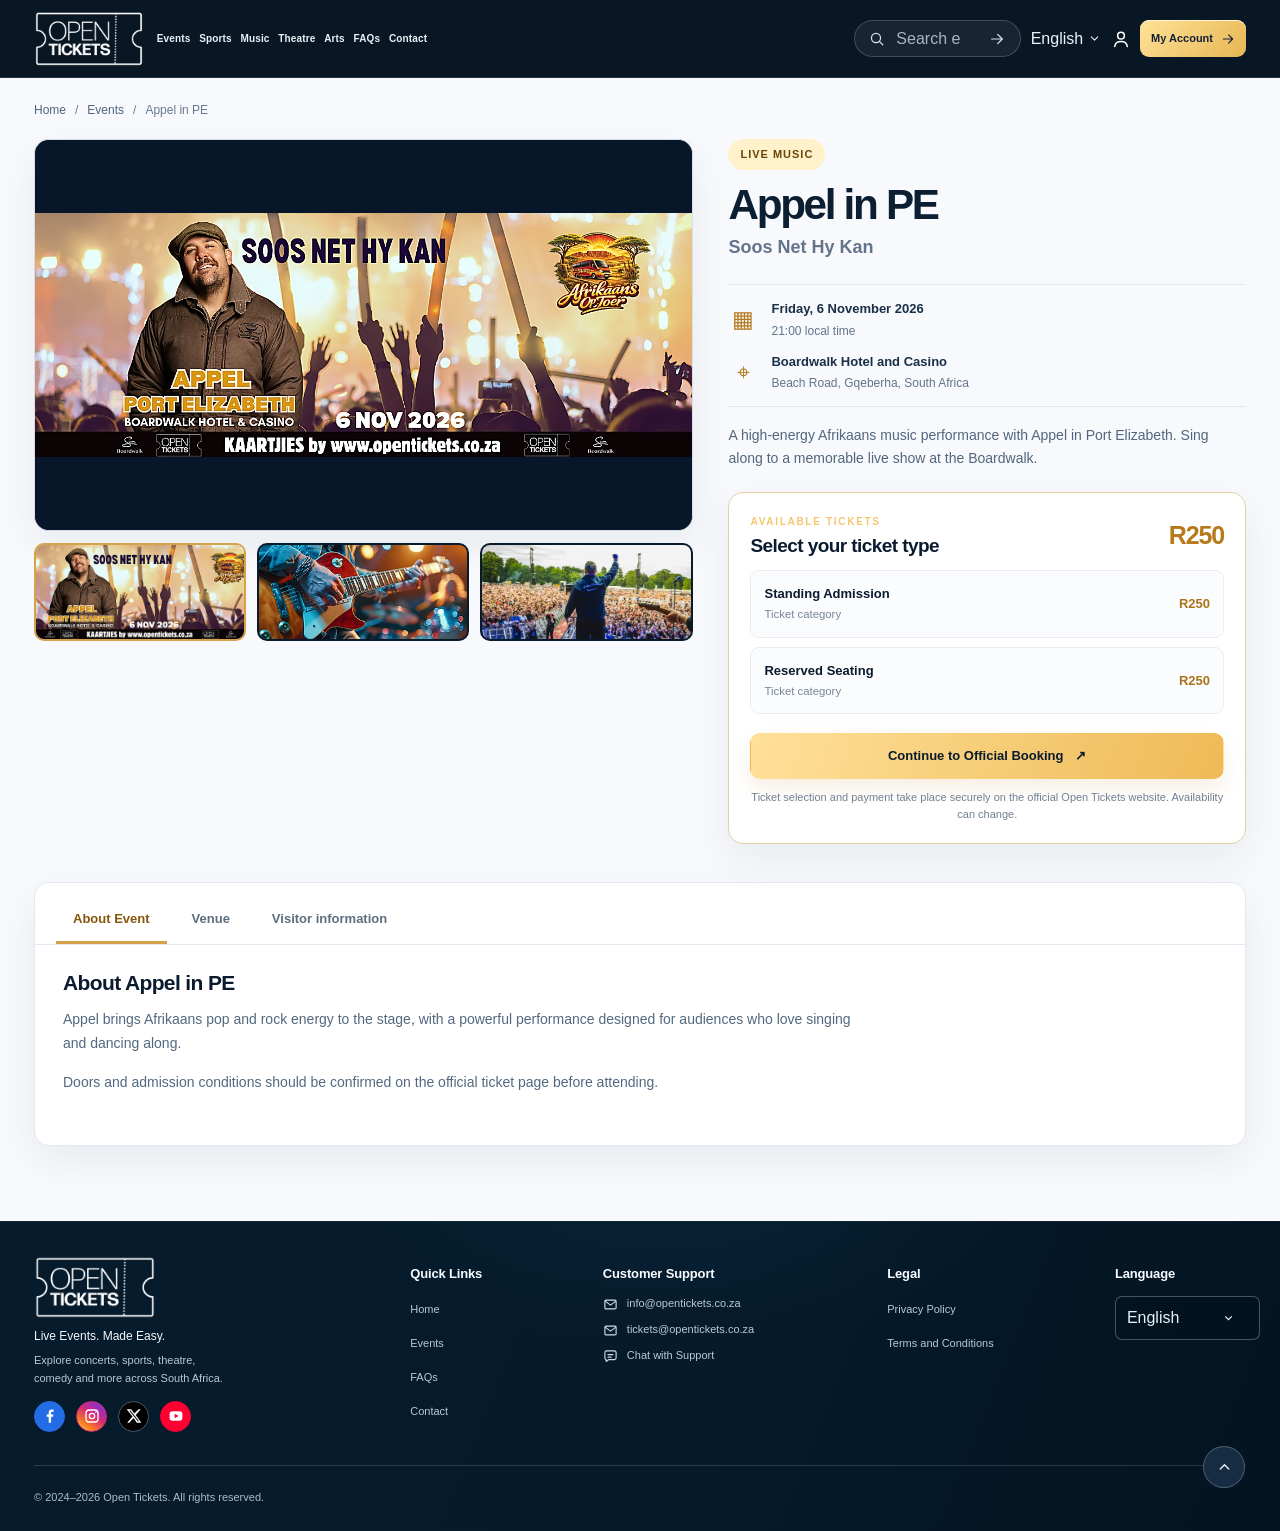
<file: event-detail.html>
<!DOCTYPE html>
<html lang="en"><head><meta charset="utf-8"/><meta content="width=device-width, initial-scale=1" name="viewport"/><meta content="#061526" name="theme-color"/><meta content="View official event information and ticket categories for Appel in PE at Boardwalk Hotel and Casino on 6 November 2026." name="description"/><title>Appel in PE — Event Detail | Open Tickets</title><link href="assets/images/branding/favicon.png" rel="icon" type="image/png"/><link href="assets/css/bootstrap.min.css" rel="stylesheet"/>
<link href="assets/css/tokens.css" rel="stylesheet"/>
<link href="assets/css/header-hero.css" rel="stylesheet"/>
<link href="assets/css/section01-refinements.css" rel="stylesheet"/>
<link href="assets/css/footer.css" rel="stylesheet"/>
<link href="assets/css/i18n.css" rel="stylesheet"/>
<link href="assets/css/inner-pages.css" rel="stylesheet"/></head>
<body class="ot-inner-page ot-event-page"><a class="skip-link" href="#main-content">Skip to main content</a><header class="ot-header" id="siteHeader">
<div class="ot-header__inner container-xxl">
<a aria-label="Open Tickets homepage" class="ot-brand" href="index.html">
<img alt="Open Tickets" decoding="async" height="150" src="assets/images/branding/open-tickets-logo.png" width="286"/>
</a>
<nav aria-label="Main navigation" class="ot-primary-nav">
<a class="ot-primary-nav__link" href="index.html">Events</a>
<a class="ot-primary-nav__link" href="search-results.html?category=sports">Sports</a>
<a class="ot-primary-nav__link" href="search-results.html?category=music">Music</a>
<a class="ot-primary-nav__link" href="search-results.html?category=theatre">Theatre</a>
<a class="ot-primary-nav__link" href="search-results.html?category=arts">Arts</a>
<a class="ot-primary-nav__link" href="faqs.html">FAQs</a>
<a class="ot-primary-nav__link" href="https://opentickets.co.za/support">Contact</a>
</nav>
<div class="ot-header__actions">
<form action="search-results.html" class="ot-header-search" method="get" role="search">
<svg aria-hidden="true" class="ot-icon"><use href="#ot-i-search"></use></svg>
<label class="visually-hidden" for="globalSearch">Search events, artists or venues</label>
<input autocomplete="off" id="globalSearch" name="query" placeholder="Search events, artists, venues…" type="search"/>
<button aria-label="Search events" type="submit"><svg class="ot-icon"><use href="#ot-i-arrow"></use></svg></button>
</form>
<div aria-label="Choose a city in event search" class="ot-header__location">
<svg aria-hidden="true" class="ot-icon"><use href="#ot-i-pin"></use></svg>
<span>South Africa</span>
</div>
<div class="ot-language dropdown">
<button aria-expanded="false" aria-label="Select language" class="ot-language__toggle" data-bs-toggle="dropdown" type="button"><span id="languageLabel">English</span><svg aria-hidden="true" class="ot-icon"><use href="#ot-i-chevron"></use></svg></button>
<ul class="dropdown-menu dropdown-menu-end ot-language__menu">
<li><button class="dropdown-item is-selected" data-lang="en" type="button">English</button></li>
<li><button class="dropdown-item" data-lang="af" type="button">Afrikaans</button></li>
<li><button class="dropdown-item" data-lang="zu" type="button">isiZulu</button></li>
<li><button class="dropdown-item" data-lang="xh" type="button">isiXhosa</button></li>
<li><button class="dropdown-item" data-lang="st" type="button">Sesotho</button></li>
<li><button class="dropdown-item" data-lang="de" type="button">Deutsch</button></li>
<li><button class="dropdown-item" data-lang="fr" type="button">Français</button></li>
<li><button class="dropdown-item" data-lang="es" type="button">Español</button></li>
<li><button class="dropdown-item" data-lang="pt" type="button">Português</button></li>
</ul>
</div>
<a aria-label="My bookings and account" class="ot-account-icon" href="https://opentickets.co.za/login"><svg aria-hidden="true" class="ot-icon"><use href="#ot-i-user"></use></svg></a>
<a class="ot-account-button" href="https://opentickets.co.za/login">My Account <svg aria-hidden="true" class="ot-icon"><use href="#ot-i-arrow"></use></svg></a>
<button aria-controls="mobileMenu" aria-expanded="false" aria-label="Open navigation" class="ot-mobile-toggle" id="mobileMenuToggle" type="button"><svg aria-hidden="true" class="ot-icon"><use href="#ot-i-menu"></use></svg></button>
</div>
</div>
<!-- Mobile navigation, shared by all four local pages. -->
<div class="ot-mobile-menu" hidden="" id="mobileMenu">
<nav aria-label="Mobile navigation" class="ot-mobile-menu__links container">
<a href="index.html">Events</a>
<a href="search-results.html?category=sports">Sports</a>
<a href="search-results.html?category=music">Music</a>
<a href="search-results.html?category=theatre">Theatre &amp; Arts</a>
<a href="faqs.html">FAQs</a>
<a href="https://opentickets.co.za/support">Contact &amp; Support</a>
<a href="https://opentickets.co.za/login">My Bookings</a>
</nav>
<form action="search-results.html" class="ot-mobile-menu__search container" method="get" role="search">
<label class="visually-hidden" for="mobileSearch">Search events</label>
<input id="mobileSearch" name="query" placeholder="Search events and venues" type="search"/>
<button aria-label="Search" type="submit"><svg class="ot-icon"><use href="#ot-i-search"></use></svg></button>
</form>
</div>
</header>
<main id="main-content"><section class="event-detail container-xxl"><nav aria-label="Breadcrumb" class="inner-crumbs"><a href="index.html">Home</a><span aria-hidden="true">/</span><a href="search-results.html">Events</a><span aria-hidden="true">/</span><span>Appel in PE</span></nav>
<div class="event-detail__hero"><div class="event-detail__gallery"><div class="event-detail__main-image"><img alt="Appel in PE — Soos Net Hy Kan event banner" decoding="async" fetchpriority="high" height="450" src="assets/images/events/appel-pe.webp" width="1210"/></div><div class="event-detail__thumbs"><button class="is-selected" data-gallery-alt="Appel in PE official event banner" data-gallery-src="assets/images/events/appel-pe.webp" type="button"><img alt="Appel in PE banner thumbnail" src="assets/images/events/appel-pe.webp"/></button><button data-gallery-alt="Live music performance atmosphere" data-gallery-src="assets/images/categories/music.webp" type="button"><img alt="Live music atmosphere thumbnail" src="assets/images/categories/music.webp"/></button><button data-gallery-alt="Live concert audience" data-gallery-src="assets/images/hero/hero-crowd-live.webp" type="button"><img alt="Concert audience thumbnail" src="assets/images/hero/hero-crowd-live.webp"/></button></div></div>
<div class="event-detail__information"><span class="inner-pill">LIVE MUSIC</span><h1>Appel in PE</h1><p class="event-detail__subtitle">Soos Net Hy Kan</p><div class="event-detail__facts"><div><span class="event-detail__fact-icon">▦</span><span><strong>Friday, 6 November 2026</strong><small>21:00 local time</small></span></div><div><span class="event-detail__fact-icon">⌖</span><span><strong>Boardwalk Hotel and Casino</strong><small>Beach Road, Gqeberha, South Africa</small></span></div></div>
<p class="event-detail__intro">A high-energy Afrikaans music performance with Appel in Port Elizabeth. Sing along to a memorable live show at the Boardwalk.</p>
<div class="event-detail__book" id="ticketOptions"><div class="event-detail__book-head"><div><p class="inner-eyebrow">AVAILABLE TICKETS</p><h2>Select your ticket type</h2></div><span class="event-detail__from">R250</span></div><div class="event-detail__ticket-row"><div><strong>Standing Admission</strong><small>Ticket category</small></div><div class="event-detail__ticket-price">R250</div></div><div class="event-detail__ticket-row"><div><strong>Reserved Seating</strong><small>Ticket category</small></div><div class="event-detail__ticket-price">R250</div></div><a class="inner-btn inner-btn--gold inner-btn--full" href="https://opentickets.co.za/event/01ktvcz2dxv10rs7cvq0q9tc0v" rel="noopener noreferrer" target="_blank">Continue to Official Booking <span aria-hidden="true">↗</span></a><p class="event-detail__book-note">Ticket selection and payment take place securely on the official Open Tickets website. Availability can change.</p></div></div></div>
<div class="event-detail__below"><div aria-label="Event information" class="event-detail__tabs" role="tablist"><button aria-controls="eventTabAbout" aria-selected="true" class="is-active" data-event-tab="about" role="tab" type="button">About Event</button><button aria-controls="eventTabVenue" aria-selected="false" data-event-tab="venue" role="tab" type="button">Venue</button><button aria-controls="eventTabTerms" aria-selected="false" data-event-tab="terms" role="tab" type="button">Visitor information</button></div><div class="event-detail__tab-panel" id="eventTabAbout" role="tabpanel"><h2>About Appel in PE</h2><p>Appel brings Afrikaans pop and rock energy to the stage, with a powerful performance designed for audiences who love singing and dancing along.</p><p>Doors and admission conditions should be confirmed on the official ticket page before attending.</p></div><div class="event-detail__tab-panel" hidden="" id="eventTabVenue" role="tabpanel"><h2>Boardwalk Hotel and Casino</h2><p>Beach Road, Gqeberha, 6019, South Africa.</p><a class="inner-text-link" href="https://www.google.com/maps/search/?api=1&amp;query=Boardwalk+Hotel+and+Casino+Gqeberha" rel="noopener noreferrer" target="_blank">Get directions ↗</a></div><div class="event-detail__tab-panel" hidden="" id="eventTabTerms" role="tabpanel"><h2>Before you go</h2><p>For entry rules, prohibited items and ticket conditions, refer to the organiser's official description. Make sure you have your purchase email and payment method ready when booking.</p><a class="inner-text-link" href="https://opentickets.co.za/event/01ktvcz2dxv10rs7cvq0q9tc0v" rel="noopener noreferrer" target="_blank">Read official event information ↗</a></div></div></section></main><footer aria-label="Open Tickets footer" class="ot-footer" id="siteFooter">
<div class="ot-footer__container container-xxl">
<div class="ot-footer__grid">
<div class="ot-footer__brand">
<a aria-label="Open Tickets home" href="index.html">
<img alt="Open Tickets" class="ot-footer__brand-image" decoding="async" height="150" loading="lazy" src="assets/images/branding/open-tickets-logo.png" width="286">
</img></a>
<p class="ot-footer__tagline">Live Events. Made Easy.</p>
<p class="ot-footer__description">Explore concerts, sports, theatre, comedy and more across South Africa.</p>
<!-- Social artwork only. Never invent social profile links. -->
<div aria-label="Social profiles pending verification" class="ot-footer__socials">
<ul aria-hidden="true" class="ot-footer__social-list">
<li><span class="ot-footer__social-icon ot-social--facebook" title="Facebook profile: pending confirmation"><svg viewbox="0 0 24 24"><path d="M13.6 22v-8.8h3l.5-3.5h-3.5V7.4c0-1.1.3-1.8 1.9-1.8h1.9V2.5c-.3-.1-1.4-.2-2.7-.2-2.8 0-4.7 1.7-4.7 4.8v2.6H7v3.5h3v8.8h3.6Z"></path></svg></span></li>
<li><span class="ot-footer__social-icon ot-social--instagram" title="Instagram profile: pending confirmation"><svg fill="none" viewbox="0 0 24 24"><rect height="18" rx="5" stroke="currentColor" stroke-width="2" width="18" x="3" y="3"></rect><circle cx="12" cy="12" r="4" stroke="currentColor" stroke-width="2"></circle><circle cx="17.7" cy="6.4" fill="currentColor" r="1.2"></circle></svg></span></li>
<li><span class="ot-footer__social-icon ot-social--x" title="X profile: pending confirmation"><svg viewbox="0 0 24 24"><path d="M18.9 2H22l-7.4 8.5L23 22h-6.6l-5.2-7.1L5 22H1.8l8-9.3L1 2h6.8l4.7 6.4L18.9 2Zm-1.2 18h1.8L6.7 3.9H4.8L17.7 20Z"></path></svg></span></li>
<li><span class="ot-footer__social-icon ot-social--youtube" title="YouTube profile: pending confirmation"><svg viewbox="0 0 24 24"><path d="M21.2 7.3a2.8 2.8 0 0 0-2-2C17.5 4.8 12 4.8 12 4.8s-5.5 0-7.2.5a2.8 2.8 0 0 0-2 2C2.3 9 2.3 12 2.3 12s0 3 .5 4.7a2.8 2.8 0 0 0 2 2c1.7.5 7.2.5 7.2.5s5.5 0 7.2-.5a2.8 2.8 0 0 0 2-2c.5-1.7.5-4.7.5-4.7s0-3-.5-4.7ZM10 15.5v-7l6 3.5-6 3.5Z"></path></svg></span></li>
</ul>
<span class="visually-hidden">Official social account links will be added after verification.</span>
</div>
</div>
<nav aria-labelledby="footerQuickLinks" class="ot-footer__col">
<h2 class="ot-footer__heading" id="footerQuickLinks">Quick Links</h2>
<ul class="ot-footer__links">
<li><a href="index.html">Home</a></li>
<li><a href="index.html">Events</a></li>
<li><a href="faqs.html">FAQs</a></li>
<li><a href="https://opentickets.co.za/support">Contact</a></li>
</ul>
</nav>
<div aria-labelledby="footerSupport" class="ot-footer__col ot-footer__support-col">
<h2 class="ot-footer__heading" id="footerSupport">Customer Support</h2>
<ul class="ot-footer__contact-list">
<li><svg aria-hidden="true" class="ot-footer__contact-icon" viewbox="0 0 24 24"><rect height="14" rx="2" width="18" x="3" y="5"></rect><path d="m4 7 8 6 8-6"></path></svg><a href="mailto:info@opentickets.co.za">info@opentickets.co.za</a></li>
<li><svg aria-hidden="true" class="ot-footer__contact-icon" viewbox="0 0 24 24"><rect height="14" rx="2" width="18" x="3" y="5"></rect><path d="m4 7 8 6 8-6"></path></svg><a href="mailto:tickets@opentickets.co.za">tickets@opentickets.co.za</a></li>
<li><svg aria-hidden="true" class="ot-footer__contact-icon" viewbox="0 0 24 24"><path d="M5 17v3l4-3h9a3 3 0 0 0 3-3V6a3 3 0 0 0-3-3H6a3 3 0 0 0-3 3v8a3 3 0 0 0 2 3Z"></path><path d="M8 9h8m-8 4h5"></path></svg><a href="https://opentickets.co.za/support">Chat with Support</a></li>
</ul>
</div>
<nav aria-labelledby="footerLegal" class="ot-footer__col">
<h2 class="ot-footer__heading" id="footerLegal">Legal</h2>
<ul class="ot-footer__links">
<li><a href="https://opentickets.co.za/page/privacy-policy">Privacy Policy</a></li>
<li><a href="https://opentickets.co.za/page/terms-and-conditions">Terms and Conditions</a></li>
</ul>
</nav>
<div aria-labelledby="footerLanguage" class="ot-footer__col ot-footer__language-col">
<h2 class="ot-footer__heading" id="footerLanguage">Language</h2>
<div class="ot-footer__lang">
<label class="visually-hidden" for="footerLanguageSelect">Choose a language on Open Tickets</label>
<select aria-label="Choose a language on Open Tickets" id="footerLanguageSelect" name="language">
<option selected="" value="en">English</option>
<option value="af">Afrikaans</option>
<option value="zu">isiZulu</option>
<option value="xh">isiXhosa</option>
<option value="st">Sesotho</option>
<option value="de">Deutsch</option>
<option value="fr">Français</option>
<option value="es">Español</option>
<option value="pt">Português</option>
</select>
<svg aria-hidden="true" class="ot-footer__lang-chevron" viewbox="0 0 24 24"><path d="m6 9 6 6 6-6"></path></svg>
</div>
</div>
</div>
<div class="ot-footer__bottom">
<p class="ot-footer__copyright">© 2024–2026 Open Tickets. All rights reserved.</p>
<button aria-label="Back to top" class="ot-footer__back-top" id="footerBackToTop" title="Back to top" type="button">
<svg aria-hidden="true" viewbox="0 0 24 24"><path d="m6 14 6-6 6 6"></path></svg>
</button>
</div>
</div>
</footer><svg aria-hidden="true" class="ot-svg-sprite" xmlns="http://www.w3.org/2000/svg"><defs>
<symbol id="ot-i-search" viewbox="0 0 24 24"><circle cx="10.5" cy="10.5" r="6.8"></circle><path d="m16 16 4.6 4.6"></path></symbol>
<symbol id="ot-i-arrow" viewbox="0 0 24 24"><path d="M4 12h16m-7-7 7 7-7 7"></path></symbol>
<symbol id="ot-i-pin" viewbox="0 0 24 24"><path d="M12 22s7-6.7 7-12a7 7 0 0 0-14 0c0 5.3 7 12 7 12Z"></path><circle cx="12" cy="10" r="2.5"></circle></symbol>
<symbol id="ot-i-chevron" viewbox="0 0 24 24"><path d="m6 9 6 6 6-6"></path></symbol>
<symbol id="ot-i-chevron-left" viewbox="0 0 24 24"><path d="m15 5-7 7 7 7"></path></symbol>
<symbol id="ot-i-chevron-right" viewbox="0 0 24 24"><path d="m9 5 7 7-7 7"></path></symbol>
<symbol id="ot-i-user" viewbox="0 0 24 24"><circle cx="12" cy="8" r="4"></circle><path d="M4.5 21c.4-4 3.1-6 7.5-6s7.1 2 7.5 6"></path></symbol>
<symbol id="ot-i-menu" viewbox="0 0 24 24"><path d="M4 7h16M4 12h16M4 17h16"></path></symbol>
<symbol id="ot-i-heart" viewbox="0 0 24 24"><path d="M20.8 8.2c0 4.5-7 9.6-8.8 11-1.8-1.4-8.8-6.5-8.8-11A4.8 4.8 0 0 1 12 5.4a4.8 4.8 0 0 1 8.8 2.8Z"></path></symbol>
<symbol id="ot-i-clock" viewbox="0 0 24 24"><circle cx="12" cy="12" r="9"></circle><path d="M12 7v5l3.5 2"></path></symbol>
<symbol id="ot-i-calendar" viewbox="0 0 24 24"><rect height="16" rx="2" width="18" x="3" y="5"></rect><path d="M7 3v4m10-4v4M3 10h18"></path></symbol>
<!-- Event discovery icons: outlined, matching 24px viewBox and header stroke. -->
<symbol id="ot-i-music" viewbox="0 0 24 24"><path d="M9 18V5l12-2v13"></path><circle cx="6" cy="18" r="3"></circle><circle cx="18" cy="16" r="3"></circle></symbol>
<symbol id="ot-i-football" viewbox="0 0 24 24"><circle cx="12" cy="12" r="9"></circle><path d="m9 9 3-2 3 2-1.1 3.5H10.1L9 9ZM12 7V3m-2 9.5-3 3m6.9-3 3.1 3M7 15.5l-2.7 1m12.7-1 2.7 1M9.2 19l-1 1.2m6.6-1.2 1 1.2"></path></symbol>
<symbol id="ot-i-theatre" viewbox="0 0 24 24"><path d="M3 4h9v8a5 5 0 0 1-4.5 5A5 5 0 0 1 3 12V4Zm9 2h9v6c0 4.5-2.9 8-7 8-2 0-3.7-.8-5-2.2"></path><path d="M5.5 8h.1m4 0h.1M5.5 12c.7 1 2.9 1 3.6 0M15 9h.1m3.5 0h.1m-4 4c.9-.8 3-.8 4 0"></path></symbol>
<symbol id="ot-i-palette" viewbox="0 0 24 24"><path d="M12 3a9 9 0 1 0 0 18h1.2a2.3 2.3 0 0 0 1.7-3.8c-.7-.7-1-1.1-1-1.6 0-.8.6-1.5 1.5-1.5h2.3A3.3 3.3 0 0 0 21 10.8 8.9 8.9 0 0 0 12 3Z"></path><circle cx="7" cy="10" r="1"></circle><circle cx="10" cy="6.8" r="1"></circle><circle cx="15" cy="7.2" r="1"></circle><circle cx="7.5" cy="15" r="1"></circle></symbol>
<symbol id="ot-i-family" viewbox="0 0 24 24"><circle cx="9" cy="7" r="3"></circle><circle cx="18" cy="9" r="2.5"></circle><path d="M3 20v-3.5a6 6 0 0 1 12 0V20H3Zm12 0h6v-3a4.5 4.5 0 0 0-4.7-4.5"></path></symbol>
<symbol id="ot-i-smile" viewbox="0 0 24 24"><circle cx="12" cy="12" r="9"></circle><path d="M8 14.5c1.8 2.8 6.2 2.8 8 0M8.5 9h.01m7 0h.01" stroke-width="2.4"></path></symbol>
<symbol id="ot-i-tent" viewbox="0 0 24 24"><path d="M3 20 11.8 4 21 20H3Zm9-16v16M8.5 20 12 14l3.5 6M4 20H2m20 0h-1"></path></symbol>
<symbol id="ot-i-wine" viewbox="0 0 24 24"><path d="M5 3h14l-1.5 7a5.5 5.5 0 0 1-11 0L5 3Zm7 12v6m-5 0h10M6 9h12"></path></symbol>
<symbol id="ot-i-sliders" viewbox="0 0 24 24"><path d="M4 6h16M4 12h16M4 18h16"></path><circle cx="9" cy="6" fill="#061320" r="2"></circle><circle cx="16" cy="12" fill="#061320" r="2"></circle><circle cx="10" cy="18" fill="#061320" r="2"></circle></symbol>
<symbol id="ot-i-refresh" viewbox="0 0 24 24"><path d="M20 7v5h-5M4 17v-5h5"></path><path d="M5.5 9a8 8 0 0 1 13.8-2L20 12M4 12l.7 4a8 8 0 0 0 13.8-1"></path></symbol>
</defs></svg><script defer="" src="assets/js/bootstrap.bundle.min.js"></script>
<script defer="" src="assets/js/footer.js"></script>
<script defer="" src="assets/js/inner-pages.js"></script>
<script defer="" src="assets/js/i18n-data.js"></script>
<script defer="" src="assets/js/i18n-inner.js"></script>
<script defer="" src="assets/js/i18n.js"></script></body></html>
</file>
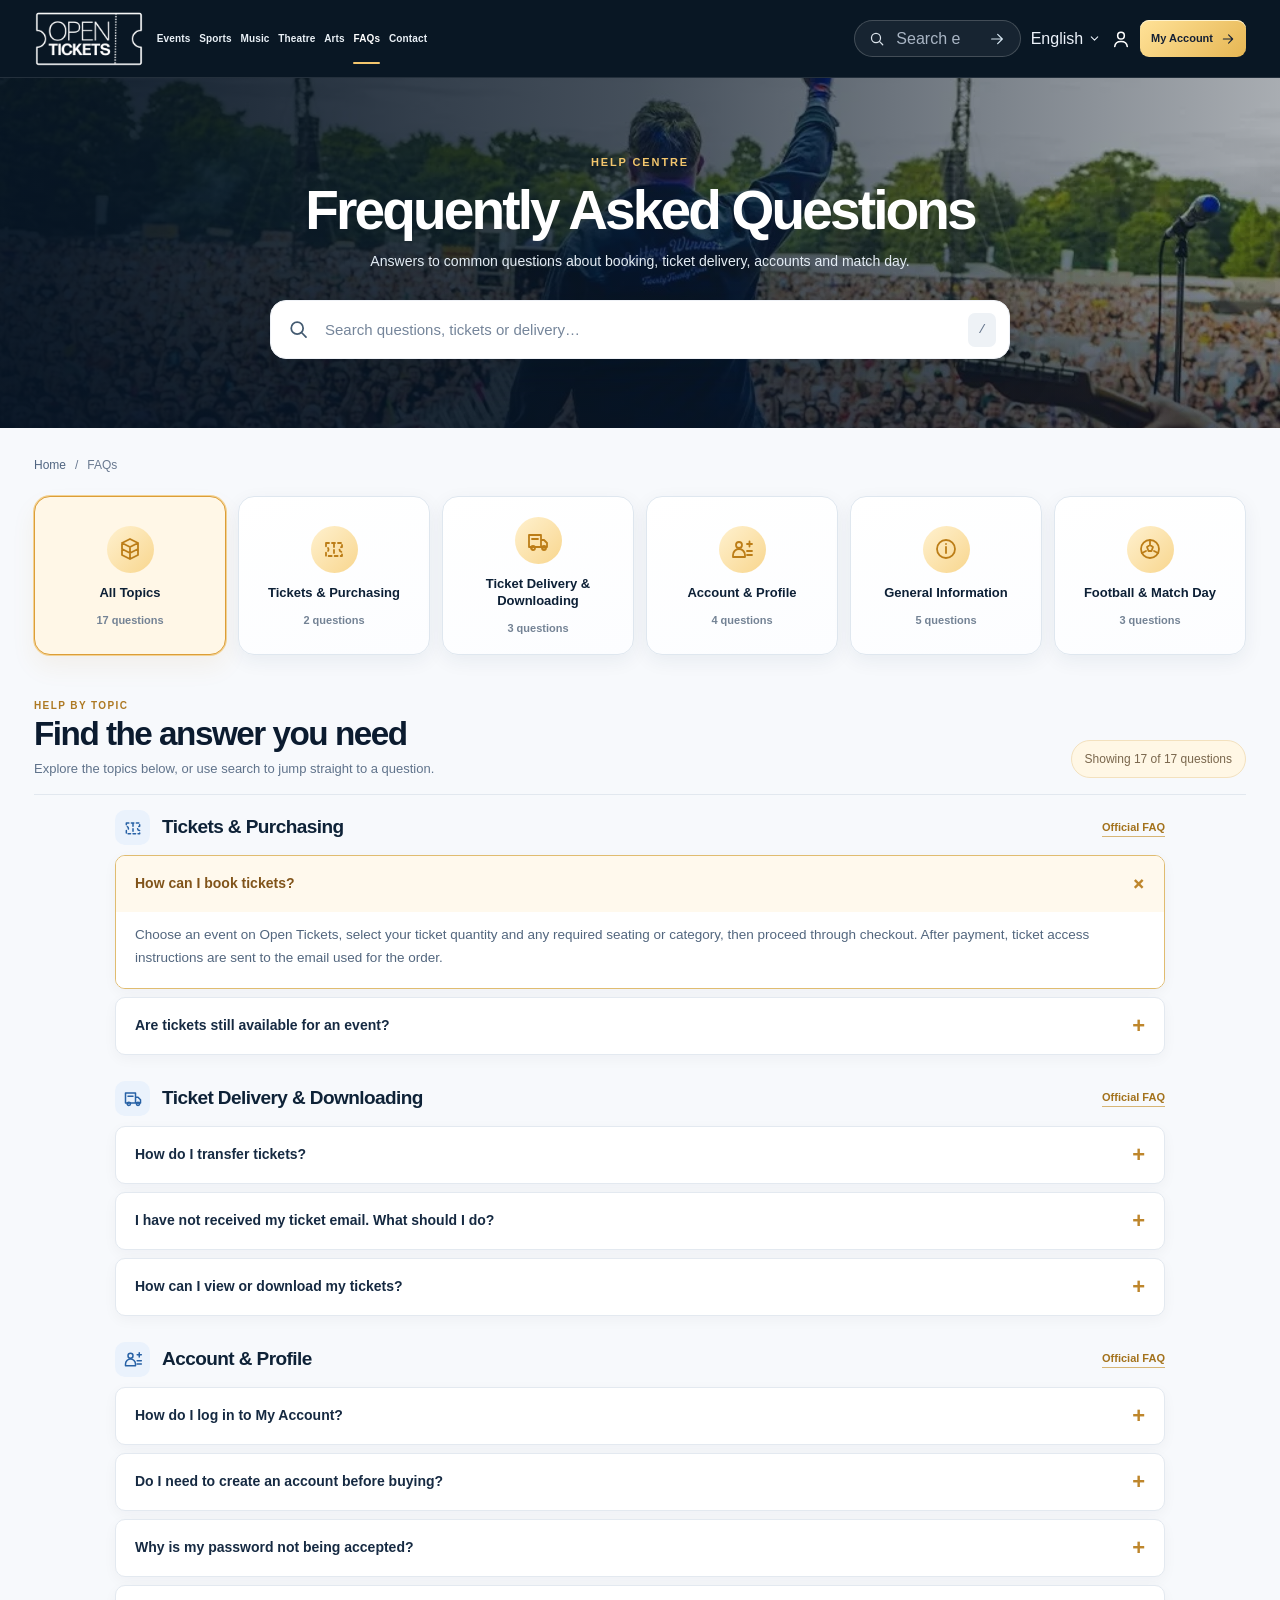
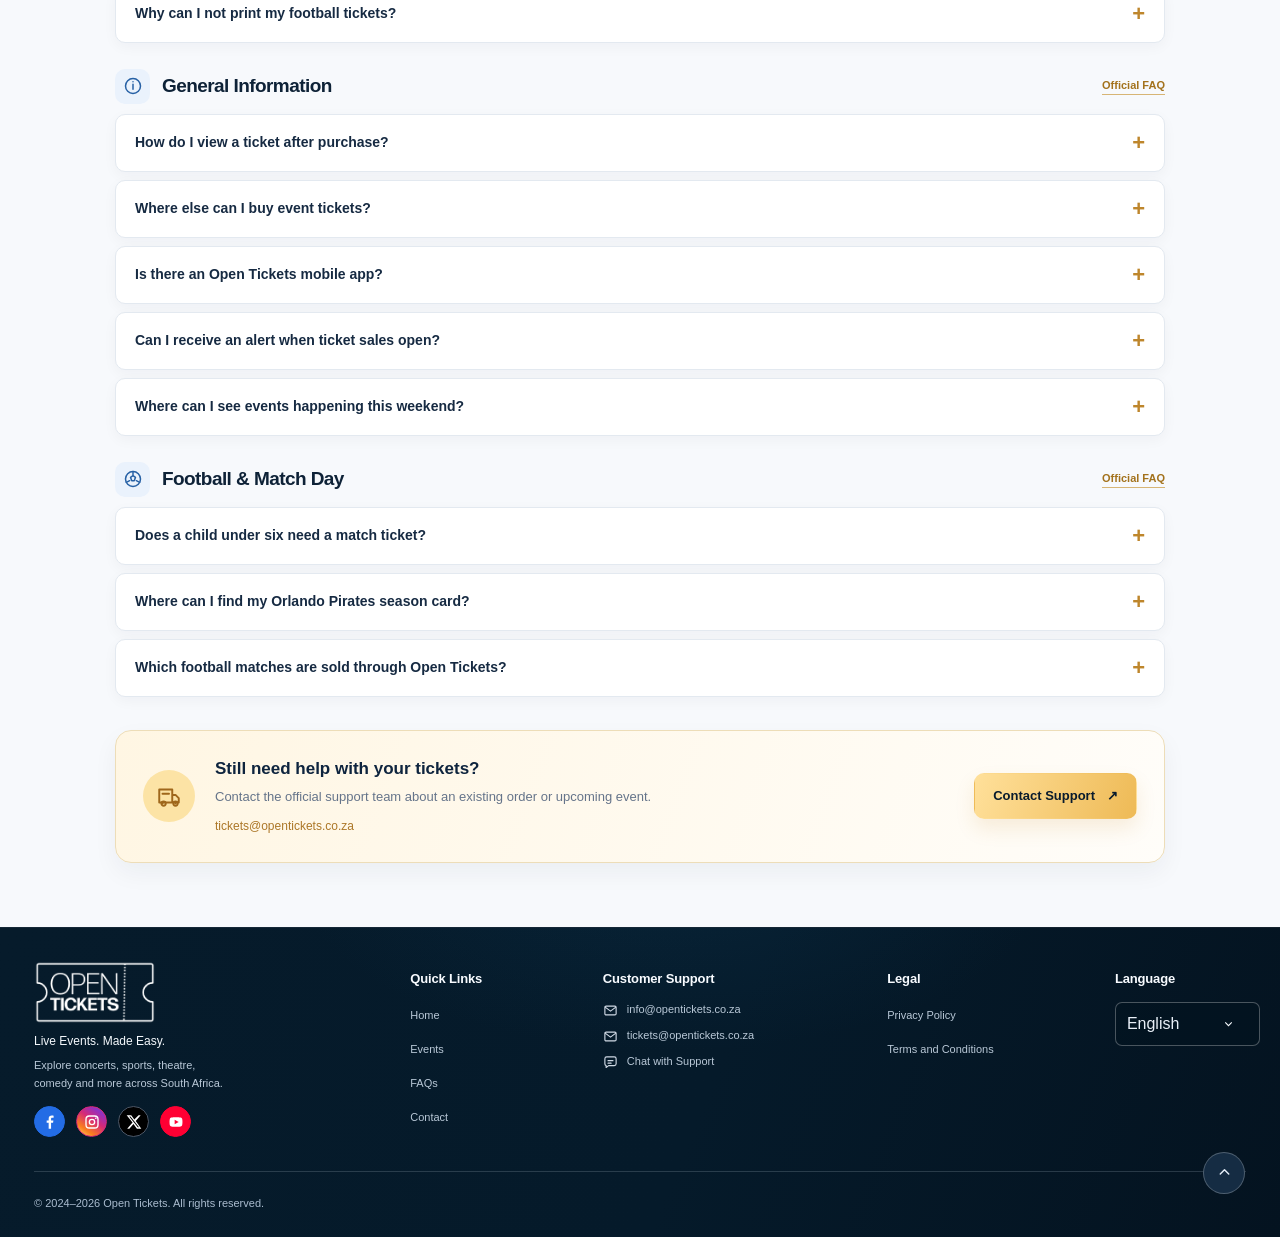
<file: faqs.html>
<!DOCTYPE html>
<html lang="en"><head><meta charset="utf-8"/><meta content="width=device-width, initial-scale=1" name="viewport"/><meta content="#061526" name="theme-color"/><meta content="Find answers about Open Tickets, ticket delivery, accounts, refunds and support." name="description"/><title>FAQs | Open Tickets</title><link href="assets/images/branding/favicon.png" rel="icon" type="image/png"/><link href="assets/css/bootstrap.min.css" rel="stylesheet"/>
<link href="assets/css/tokens.css" rel="stylesheet"/>
<link href="assets/css/header-hero.css" rel="stylesheet"/>
<link href="assets/css/section01-refinements.css" rel="stylesheet"/>
<link href="assets/css/footer.css" rel="stylesheet"/>
<link href="assets/css/i18n.css" rel="stylesheet"/>
<link href="assets/css/inner-pages.css" rel="stylesheet"/><link href="assets/css/faq-v24.css" rel="stylesheet"/></head>
<body class="ot-inner-page ot-faqs-page"><a class="skip-link" href="#main-content">Skip to main content</a><header class="ot-header" id="siteHeader">
<div class="ot-header__inner container-xxl">
<a aria-label="Open Tickets homepage" class="ot-brand" href="index.html">
<img alt="Open Tickets" decoding="async" height="150" src="assets/images/branding/open-tickets-logo.png" width="286"/>
</a>
<nav aria-label="Main navigation" class="ot-primary-nav">
<a class="ot-primary-nav__link" href="index.html">Events</a>
<a class="ot-primary-nav__link" href="search-results.html?category=sports">Sports</a>
<a class="ot-primary-nav__link" href="search-results.html?category=music">Music</a>
<a class="ot-primary-nav__link" href="search-results.html?category=theatre">Theatre</a>
<a class="ot-primary-nav__link" href="search-results.html?category=arts">Arts</a>
<a aria-current="page" class="is-active ot-primary-nav__link" href="faqs.html">FAQs</a>
<a class="ot-primary-nav__link" href="https://opentickets.co.za/support">Contact</a>
</nav>
<div class="ot-header__actions">
<form action="search-results.html" class="ot-header-search" method="get" role="search">
<svg aria-hidden="true" class="ot-icon"><use href="#ot-i-search"></use></svg>
<label class="visually-hidden" for="globalSearch">Search events, artists or venues</label>
<input autocomplete="off" id="globalSearch" name="query" placeholder="Search events, artists, venues…" type="search"/>
<button aria-label="Search events" type="submit"><svg class="ot-icon"><use href="#ot-i-arrow"></use></svg></button>
</form>
<div aria-label="Choose a city in event search" class="ot-header__location">
<svg aria-hidden="true" class="ot-icon"><use href="#ot-i-pin"></use></svg>
<span>South Africa</span>
</div>
<div class="ot-language dropdown">
<button aria-expanded="false" aria-label="Select language" class="ot-language__toggle" data-bs-toggle="dropdown" type="button"><span id="languageLabel">English</span><svg aria-hidden="true" class="ot-icon"><use href="#ot-i-chevron"></use></svg></button>
<ul class="dropdown-menu dropdown-menu-end ot-language__menu">
<li><button class="dropdown-item is-selected" data-lang="en" type="button">English</button></li>
<li><button class="dropdown-item" data-lang="af" type="button">Afrikaans</button></li>
<li><button class="dropdown-item" data-lang="zu" type="button">isiZulu</button></li>
<li><button class="dropdown-item" data-lang="xh" type="button">isiXhosa</button></li>
<li><button class="dropdown-item" data-lang="st" type="button">Sesotho</button></li>
<li><button class="dropdown-item" data-lang="de" type="button">Deutsch</button></li>
<li><button class="dropdown-item" data-lang="fr" type="button">Français</button></li>
<li><button class="dropdown-item" data-lang="es" type="button">Español</button></li>
<li><button class="dropdown-item" data-lang="pt" type="button">Português</button></li>
</ul>
</div>
<a aria-label="My bookings and account" class="ot-account-icon" href="https://opentickets.co.za/login"><svg aria-hidden="true" class="ot-icon"><use href="#ot-i-user"></use></svg></a>
<a class="ot-account-button" href="https://opentickets.co.za/login">My Account <svg aria-hidden="true" class="ot-icon"><use href="#ot-i-arrow"></use></svg></a>
<button aria-controls="mobileMenu" aria-expanded="false" aria-label="Open navigation" class="ot-mobile-toggle" id="mobileMenuToggle" type="button"><svg aria-hidden="true" class="ot-icon"><use href="#ot-i-menu"></use></svg></button>
</div>
</div>
<!-- Mobile navigation, shared by all four local pages. -->
<div class="ot-mobile-menu" hidden="" id="mobileMenu">
<nav aria-label="Mobile navigation" class="ot-mobile-menu__links container">
<a href="index.html">Events</a>
<a href="search-results.html?category=sports">Sports</a>
<a href="search-results.html?category=music">Music</a>
<a href="search-results.html?category=theatre">Theatre &amp; Arts</a>
<a aria-current="page" href="faqs.html">FAQs</a>
<a href="https://opentickets.co.za/support">Contact &amp; Support</a>
<a href="https://opentickets.co.za/login">My Bookings</a>
</nav>
<form action="search-results.html" class="ot-mobile-menu__search container" method="get" role="search">
<label class="visually-hidden" for="mobileSearch">Search events</label>
<input id="mobileSearch" name="query" placeholder="Search events and venues" type="search"/>
<button aria-label="Search" type="submit"><svg class="ot-icon"><use href="#ot-i-search"></use></svg></button>
</form>
</div>
</header>
<main id="main-content">
<section class="inner-hero inner-hero--faq"><div class="inner-hero__visual"><img alt="" decoding="async" height="900" src="assets/images/hero/hero-crowd-stage.webp" width="1600"/></div>
<div class="inner-hero__content container-xxl"><p class="inner-eyebrow">HELP CENTRE</p><h1>Frequently Asked Questions</h1><p>Answers to common questions about booking, ticket delivery, accounts and match day.</p>
<div class="faq-hub__search"><svg aria-hidden="true" class="ot-icon"><use href="#ot-i-search"></use></svg><label class="visually-hidden" for="faqSearch">Search frequently asked questions</label><input aria-controls="faqItems" autocomplete="off" id="faqSearch" placeholder="Search questions, tickets or delivery…" type="search"/><kbd aria-hidden="true">/</kbd></div></div></section>
<div class="inner-section faq-hub container-xxl">
<nav aria-label="Breadcrumb" class="inner-crumbs"><a href="index.html">Home</a><span aria-hidden="true">/</span><span aria-current="page">FAQs</span></nav>
<div aria-label="FAQ topics" class="faq-hub__cards" role="group"><button aria-pressed="true" class="faq-hub__card is-active" data-faq-group="all" type="button"><span class="faq-hub__icon"><svg aria-hidden="true" fill="none" stroke="currentColor" stroke-linecap="round" stroke-linejoin="round" stroke-width="1.8" viewbox="0 0 24 24"><path d="M4 6 12 2l8 4v12l-8 4-8-4V6Zm0 0 8 4 8-4M12 10v12M4 12l8 4 8-4"></path></svg></span><strong>All Topics</strong><span class="faq-hub__count">17 questions</span></button><button aria-pressed="false" class="faq-hub__card" data-faq-group="tickets" type="button"><span class="faq-hub__icon"><svg aria-hidden="true" fill="none" stroke="currentColor" stroke-linecap="round" stroke-linejoin="round" stroke-width="1.8" viewbox="0 0 24 24"><path d="M4 6h16v4a2.5 2.5 0 0 0 0 5v4H4v-4a2.5 2.5 0 0 0 0-5V6Zm8 1v11" stroke-dasharray="3 3"></path></svg></span><strong>Tickets &amp; Purchasing</strong><span class="faq-hub__count">2 questions</span></button><button aria-pressed="false" class="faq-hub__card" data-faq-group="delivery" type="button"><span class="faq-hub__icon"><svg aria-hidden="true" fill="none" stroke="currentColor" stroke-linecap="round" stroke-linejoin="round" stroke-width="1.8" viewbox="0 0 24 24"><path d="M3 6h12v12H3V6Zm12 5h3l3 3v4h-6v-7ZM6 19h.01M18 19h.01M6 10h6"></path><circle cx="7" cy="19" r="2"></circle><circle cx="18" cy="19" r="2"></circle></svg></span><strong>Ticket Delivery &amp; Downloading</strong><span class="faq-hub__count">3 questions</span></button><button aria-pressed="false" class="faq-hub__card" data-faq-group="account" type="button"><span class="faq-hub__icon"><svg aria-hidden="true" fill="none" stroke="currentColor" stroke-linecap="round" stroke-linejoin="round" stroke-width="1.8" viewbox="0 0 24 24"><circle cx="9" cy="8" r="3"></circle><path d="M3 20v-2a6 6 0 0 1 12 0v2H3Zm14-13h5m-2.5-2.5v5M17 14h5M17 18h5"></path></svg></span><strong>Account &amp; Profile</strong><span class="faq-hub__count">4 questions</span></button><button aria-pressed="false" class="faq-hub__card" data-faq-group="general" type="button"><span class="faq-hub__icon"><svg aria-hidden="true" fill="none" stroke="currentColor" stroke-linecap="round" stroke-linejoin="round" stroke-width="1.8" viewbox="0 0 24 24"><circle cx="12" cy="12" r="9"></circle><path d="M12 10v6m0-9h.01"></path></svg></span><strong>General Information</strong><span class="faq-hub__count">5 questions</span></button><button aria-pressed="false" class="faq-hub__card" data-faq-group="football" type="button"><span class="faq-hub__icon"><svg aria-hidden="true" fill="none" stroke="currentColor" stroke-linecap="round" stroke-linejoin="round" stroke-width="1.8" viewbox="0 0 24 24"><circle cx="12" cy="12" r="9"></circle><path d="m9 10 3-2 3 2-1.5 4h-3L9 10Zm3-2V3M8 14l-4 2m12-2 4 2"></path></svg></span><strong>Football &amp; Match Day</strong><span class="faq-hub__count">3 questions</span></button></div>
<div class="faq-hub__intro"><div><p class="faq-hub__overline">HELP BY TOPIC</p><h2>Find the answer you need</h2><p>Explore the topics below, or use search to jump straight to a question.</p></div><span aria-live="polite" id="faqVisibleCount" role="status">Showing 17 questions</span></div>
<div class="inner-faq__list" id="faqItems"><section aria-labelledby="faq-heading-tickets" class="inner-faq__category" data-faq-category="tickets" id="faq-tickets">
<div class="faq-hub__heading"><span class="faq-hub__heading-icon"><svg aria-hidden="true" fill="none" stroke="currentColor" stroke-linecap="round" stroke-linejoin="round" stroke-width="1.8" viewbox="0 0 24 24"><path d="M4 6h16v4a2.5 2.5 0 0 0 0 5v4H4v-4a2.5 2.5 0 0 0 0-5V6Zm8 1v11" stroke-dasharray="3 3"></path></svg></span><h2 id="faq-heading-tickets">Tickets &amp; Purchasing</h2><a aria-label="Read official Open Tickets FAQs about Tickets &amp; Purchasing" href="https://opentickets.co.za/faq/tickets-purchasing" rel="noopener noreferrer" target="_blank">Official FAQ</a></div><details class="inner-faq__entry" open=""><summary>How can I book tickets?<span aria-hidden="true" class="faq-plus">+</span></summary><div class="inner-faq__answer"><p>Choose an event on Open Tickets, select your ticket quantity and any required seating or category, then proceed through checkout. After payment, ticket access instructions are sent to the email used for the order.</p></div></details><details class="inner-faq__entry"><summary>Are tickets still available for an event?<span aria-hidden="true" class="faq-plus">+</span></summary><div class="inner-faq__answer"><p>If a ticket category can be selected and added to your basket, it is available at that moment. Remaining quantities may not be published; availability can change before payment is completed.</p></div></details></section><section aria-labelledby="faq-heading-delivery" class="inner-faq__category" data-faq-category="delivery" id="faq-delivery">
<div class="faq-hub__heading"><span class="faq-hub__heading-icon"><svg aria-hidden="true" fill="none" stroke="currentColor" stroke-linecap="round" stroke-linejoin="round" stroke-width="1.8" viewbox="0 0 24 24"><path d="M3 6h12v12H3V6Zm12 5h3l3 3v4h-6v-7ZM6 19h.01M18 19h.01M6 10h6"></path><circle cx="7" cy="19" r="2"></circle><circle cx="18" cy="19" r="2"></circle></svg></span><h2 id="faq-heading-delivery">Ticket Delivery &amp; Downloading</h2><a aria-label="Read official Open Tickets FAQs about Ticket Delivery &amp; Downloading" href="https://opentickets.co.za/faq/ticket-delivery-downloading-tickets" rel="noopener noreferrer" target="_blank">Official FAQ</a></div><details class="inner-faq__entry"><summary>How do I transfer tickets?<span aria-hidden="true" class="faq-plus">+</span></summary><div class="inner-faq__answer"><p>Use the Transfer Tickets option in your order email. Provide the recipient’s email address, choose how many tickets to transfer and follow the confirmation steps. The recipient must accept the transfer before its link expires.</p></div></details><details class="inner-faq__entry"><summary>I have not received my ticket email. What should I do?<span aria-hidden="true" class="faq-plus">+</span></summary><div class="inner-faq__answer"><p>First check your inbox, spam, junk and promotions folders. If the message is still missing, contact Open Tickets support with the purchase name, email address, event and any available order or transaction reference.</p></div></details><details class="inner-faq__entry"><summary>How can I view or download my tickets?<span aria-hidden="true" class="faq-plus">+</span></summary><div class="inner-faq__answer"><p>After a successful purchase, open your order email and use the available View Tickets, Apple Wallet, Google Wallet or supported download option. Some events, particularly football matches, use digital-only tickets.</p></div></details></section><section aria-labelledby="faq-heading-account" class="inner-faq__category" data-faq-category="account" id="faq-account">
<div class="faq-hub__heading"><span class="faq-hub__heading-icon"><svg aria-hidden="true" fill="none" stroke="currentColor" stroke-linecap="round" stroke-linejoin="round" stroke-width="1.8" viewbox="0 0 24 24"><circle cx="9" cy="8" r="3"></circle><path d="M3 20v-2a6 6 0 0 1 12 0v2H3Zm14-13h5m-2.5-2.5v5M17 14h5M17 18h5"></path></svg></span><h2 id="faq-heading-account">Account &amp; Profile</h2><a aria-label="Read official Open Tickets FAQs about Account &amp; Profile" href="https://opentickets.co.za/faq/account-profile" rel="noopener noreferrer" target="_blank">Official FAQ</a></div><details class="inner-faq__entry"><summary>How do I log in to My Account?<span aria-hidden="true" class="faq-plus">+</span></summary><div class="inner-faq__answer"><p>Enter the same email address you used at checkout. Open Tickets will send a secure sign-in link to that email; follow the link to access the purchases associated with your account.</p></div></details><details class="inner-faq__entry"><summary>Do I need to create an account before buying?<span aria-hidden="true" class="faq-plus">+</span></summary><div class="inner-faq__answer"><p>No. Open Tickets associates your purchase with the email used at checkout, so you can go directly to booking without registering a separate account first.</p></div></details><details class="inner-faq__entry"><summary>Why is my password not being accepted?<span aria-hidden="true" class="faq-plus">+</span></summary><div class="inner-faq__answer"><p>Open Tickets uses an email sign-in link instead of a conventional password. Request a fresh link using the email address used for the booking and check your spam folder if it does not arrive.</p></div></details><details class="inner-faq__entry"><summary>Why can I not print my football tickets?<span aria-hidden="true" class="faq-plus">+</span></summary><div class="inner-faq__answer"><p>Football tickets sold online through Open Tickets are issued digitally. Present the ticket on your device or in a supported mobile wallet; printed copies are not accepted for those matches.</p></div></details></section><section aria-labelledby="faq-heading-general" class="inner-faq__category" data-faq-category="general" id="faq-general">
<div class="faq-hub__heading"><span class="faq-hub__heading-icon"><svg aria-hidden="true" fill="none" stroke="currentColor" stroke-linecap="round" stroke-linejoin="round" stroke-width="1.8" viewbox="0 0 24 24"><circle cx="12" cy="12" r="9"></circle><path d="M12 10v6m0-9h.01"></path></svg></span><h2 id="faq-heading-general">General Information</h2><a aria-label="Read official Open Tickets FAQs about General Information" href="https://opentickets.co.za/faq/general" rel="noopener noreferrer" target="_blank">Official FAQ</a></div><details class="inner-faq__entry"><summary>How do I view a ticket after purchase?<span aria-hidden="true" class="faq-plus">+</span></summary><div class="inner-faq__answer"><p>Your order confirmation email includes the available ticket access options. Open it and choose the online view, mobile wallet or download method offered for that event. Multiple tickets may be accessed from the same email.</p></div></details><details class="inner-faq__entry"><summary>Where else can I buy event tickets?<span aria-hidden="true" class="faq-plus">+</span></summary><div class="inner-faq__answer"><p>Tickets are available online. Certain events may also offer tickets through participating Shoprite, Checkers or Usave outlets. Check the individual event information because retail availability varies.</p></div></details><details class="inner-faq__entry"><summary>Is there an Open Tickets mobile app?<span aria-hidden="true" class="faq-plus">+</span></summary><div class="inner-faq__answer"><p>Open Tickets does not currently provide a dedicated app. Your booking email contains options to view or save supported tickets to your phone.</p></div></details><details class="inner-faq__entry"><summary>Can I receive an alert when ticket sales open?<span aria-hidden="true" class="faq-plus">+</span></summary><div class="inner-faq__answer"><p>Open Tickets does not currently operate an automatic on-sale notification feature. Check the official website and the event organiser’s announcements for release information.</p></div></details><details class="inner-faq__entry"><summary>Where can I see events happening this weekend?<span aria-hidden="true" class="faq-plus">+</span></summary><div class="inner-faq__answer"><p>Browse the Events listing and check the event dates. You can also use the search and filter controls in this theme preview to narrow the local example listings.</p></div></details></section><section aria-labelledby="faq-heading-football" class="inner-faq__category" data-faq-category="football" id="faq-football">
<div class="faq-hub__heading"><span class="faq-hub__heading-icon"><svg aria-hidden="true" fill="none" stroke="currentColor" stroke-linecap="round" stroke-linejoin="round" stroke-width="1.8" viewbox="0 0 24 24"><circle cx="12" cy="12" r="9"></circle><path d="m9 10 3-2 3 2-1.5 4h-3L9 10Zm3-2V3M8 14l-4 2m12-2 4 2"></path></svg></span><h2 id="faq-heading-football">Football &amp; Match Day</h2><a aria-label="Read official Open Tickets FAQs about Football &amp; Match Day" href="https://opentickets.co.za/faq/football" rel="noopener noreferrer" target="_blank">Official FAQ</a></div><details class="inner-faq__entry"><summary>Does a child under six need a match ticket?<span aria-hidden="true" class="faq-plus">+</span></summary><div class="inner-faq__answer"><p>Yes. Open Tickets states that each person attending its football matches requires a valid ticket, including young children. Always review the organiser’s rules for the specific match.</p></div></details><details class="inner-faq__entry"><summary>Where can I find my Orlando Pirates season card?<span aria-hidden="true" class="faq-plus">+</span></summary><div class="inner-faq__answer"><p>Orlando Pirates season cards purchased through Open Tickets are digital. Follow the delivery and access instructions sent to your email; no physical card collection is required.</p></div></details><details class="inner-faq__entry"><summary>Which football matches are sold through Open Tickets?<span aria-hidden="true" class="faq-plus">+</span></summary><div class="inner-faq__answer"><p>Open Tickets offers selected home matches for participating clubs and competitions. Not every fixture is available, so confirm the current schedule and ticket provider before travelling.</p></div></details></section><p class="inner-faq__no-results" hidden="" id="faqNoResults" role="status">No questions match your search.</p></div>
<section aria-label="Contact Open Tickets support" class="faq-hub__help"><span class="faq-hub__help-icon"><svg aria-hidden="true" fill="none" stroke="currentColor" stroke-linecap="round" stroke-linejoin="round" stroke-width="1.8" viewbox="0 0 24 24"><path d="M3 6h12v12H3V6Zm12 5h3l3 3v4h-6v-7ZM6 19h.01M18 19h.01M6 10h6"></path><circle cx="7" cy="19" r="2"></circle><circle cx="18" cy="19" r="2"></circle></svg></span><div><strong>Still need help with your tickets?</strong><p>Contact the official support team about an existing order or upcoming event.</p><span class="faq-hub__help-email">tickets@opentickets.co.za</span></div><a class="inner-btn inner-btn--gold" href="https://opentickets.co.za/support">Contact Support <span aria-hidden="true">↗</span></a></section>
</div></main><footer aria-label="Open Tickets footer" class="ot-footer" id="siteFooter">
<div class="ot-footer__container container-xxl">
<div class="ot-footer__grid">
<div class="ot-footer__brand">
<a aria-label="Open Tickets home" href="index.html">
<img alt="Open Tickets" class="ot-footer__brand-image" decoding="async" height="150" loading="lazy" src="assets/images/branding/open-tickets-logo.png" width="286">
</img></a>
<p class="ot-footer__tagline">Live Events. Made Easy.</p>
<p class="ot-footer__description">Explore concerts, sports, theatre, comedy and more across South Africa.</p>
<!-- Social artwork only. Never invent social profile links. -->
<div aria-label="Social profiles pending verification" class="ot-footer__socials">
<ul aria-hidden="true" class="ot-footer__social-list">
<li><span class="ot-footer__social-icon ot-social--facebook" title="Facebook profile: pending confirmation"><svg viewbox="0 0 24 24"><path d="M13.6 22v-8.8h3l.5-3.5h-3.5V7.4c0-1.1.3-1.8 1.9-1.8h1.9V2.5c-.3-.1-1.4-.2-2.7-.2-2.8 0-4.7 1.7-4.7 4.8v2.6H7v3.5h3v8.8h3.6Z"></path></svg></span></li>
<li><span class="ot-footer__social-icon ot-social--instagram" title="Instagram profile: pending confirmation"><svg fill="none" viewbox="0 0 24 24"><rect height="18" rx="5" stroke="currentColor" stroke-width="2" width="18" x="3" y="3"></rect><circle cx="12" cy="12" r="4" stroke="currentColor" stroke-width="2"></circle><circle cx="17.7" cy="6.4" fill="currentColor" r="1.2"></circle></svg></span></li>
<li><span class="ot-footer__social-icon ot-social--x" title="X profile: pending confirmation"><svg viewbox="0 0 24 24"><path d="M18.9 2H22l-7.4 8.5L23 22h-6.6l-5.2-7.1L5 22H1.8l8-9.3L1 2h6.8l4.7 6.4L18.9 2Zm-1.2 18h1.8L6.7 3.9H4.8L17.7 20Z"></path></svg></span></li>
<li><span class="ot-footer__social-icon ot-social--youtube" title="YouTube profile: pending confirmation"><svg viewbox="0 0 24 24"><path d="M21.2 7.3a2.8 2.8 0 0 0-2-2C17.5 4.8 12 4.8 12 4.8s-5.5 0-7.2.5a2.8 2.8 0 0 0-2 2C2.3 9 2.3 12 2.3 12s0 3 .5 4.7a2.8 2.8 0 0 0 2 2c1.7.5 7.2.5 7.2.5s5.5 0 7.2-.5a2.8 2.8 0 0 0 2-2c.5-1.7.5-4.7.5-4.7s0-3-.5-4.7ZM10 15.5v-7l6 3.5-6 3.5Z"></path></svg></span></li>
</ul>
<span class="visually-hidden">Official social account links will be added after verification.</span>
</div>
</div>
<nav aria-labelledby="footerQuickLinks" class="ot-footer__col">
<h2 class="ot-footer__heading" id="footerQuickLinks">Quick Links</h2>
<ul class="ot-footer__links">
<li><a href="index.html">Home</a></li>
<li><a href="index.html">Events</a></li>
<li><a href="faqs.html">FAQs</a></li>
<li><a href="https://opentickets.co.za/support">Contact</a></li>
</ul>
</nav>
<div aria-labelledby="footerSupport" class="ot-footer__col ot-footer__support-col">
<h2 class="ot-footer__heading" id="footerSupport">Customer Support</h2>
<ul class="ot-footer__contact-list">
<li><svg aria-hidden="true" class="ot-footer__contact-icon" viewbox="0 0 24 24"><rect height="14" rx="2" width="18" x="3" y="5"></rect><path d="m4 7 8 6 8-6"></path></svg><a href="mailto:info@opentickets.co.za">info@opentickets.co.za</a></li>
<li><svg aria-hidden="true" class="ot-footer__contact-icon" viewbox="0 0 24 24"><rect height="14" rx="2" width="18" x="3" y="5"></rect><path d="m4 7 8 6 8-6"></path></svg><a href="mailto:tickets@opentickets.co.za">tickets@opentickets.co.za</a></li>
<li><svg aria-hidden="true" class="ot-footer__contact-icon" viewbox="0 0 24 24"><path d="M5 17v3l4-3h9a3 3 0 0 0 3-3V6a3 3 0 0 0-3-3H6a3 3 0 0 0-3 3v8a3 3 0 0 0 2 3Z"></path><path d="M8 9h8m-8 4h5"></path></svg><a href="https://opentickets.co.za/support">Chat with Support</a></li>
</ul>
</div>
<nav aria-labelledby="footerLegal" class="ot-footer__col">
<h2 class="ot-footer__heading" id="footerLegal">Legal</h2>
<ul class="ot-footer__links">
<li><a href="https://opentickets.co.za/page/privacy-policy">Privacy Policy</a></li>
<li><a href="https://opentickets.co.za/page/terms-and-conditions">Terms and Conditions</a></li>
</ul>
</nav>
<div aria-labelledby="footerLanguage" class="ot-footer__col ot-footer__language-col">
<h2 class="ot-footer__heading" id="footerLanguage">Language</h2>
<div class="ot-footer__lang">
<label class="visually-hidden" for="footerLanguageSelect">Choose a language on Open Tickets</label>
<select aria-label="Choose a language on Open Tickets" id="footerLanguageSelect" name="language">
<option selected="" value="en">English</option>
<option value="af">Afrikaans</option>
<option value="zu">isiZulu</option>
<option value="xh">isiXhosa</option>
<option value="st">Sesotho</option>
<option value="de">Deutsch</option>
<option value="fr">Français</option>
<option value="es">Español</option>
<option value="pt">Português</option>
</select>
<svg aria-hidden="true" class="ot-footer__lang-chevron" viewbox="0 0 24 24"><path d="m6 9 6 6 6-6"></path></svg>
</div>
</div>
</div>
<div class="ot-footer__bottom">
<p class="ot-footer__copyright">© 2024–2026 Open Tickets. All rights reserved.</p>
<button aria-label="Back to top" class="ot-footer__back-top" id="footerBackToTop" title="Back to top" type="button">
<svg aria-hidden="true" viewbox="0 0 24 24"><path d="m6 14 6-6 6 6"></path></svg>
</button>
</div>
</div>
</footer><svg aria-hidden="true" class="ot-svg-sprite" xmlns="http://www.w3.org/2000/svg"><defs>
<symbol id="ot-i-search" viewbox="0 0 24 24"><circle cx="10.5" cy="10.5" r="6.8"></circle><path d="m16 16 4.6 4.6"></path></symbol>
<symbol id="ot-i-arrow" viewbox="0 0 24 24"><path d="M4 12h16m-7-7 7 7-7 7"></path></symbol>
<symbol id="ot-i-pin" viewbox="0 0 24 24"><path d="M12 22s7-6.7 7-12a7 7 0 0 0-14 0c0 5.3 7 12 7 12Z"></path><circle cx="12" cy="10" r="2.5"></circle></symbol>
<symbol id="ot-i-chevron" viewbox="0 0 24 24"><path d="m6 9 6 6 6-6"></path></symbol>
<symbol id="ot-i-chevron-left" viewbox="0 0 24 24"><path d="m15 5-7 7 7 7"></path></symbol>
<symbol id="ot-i-chevron-right" viewbox="0 0 24 24"><path d="m9 5 7 7-7 7"></path></symbol>
<symbol id="ot-i-user" viewbox="0 0 24 24"><circle cx="12" cy="8" r="4"></circle><path d="M4.5 21c.4-4 3.1-6 7.5-6s7.1 2 7.5 6"></path></symbol>
<symbol id="ot-i-menu" viewbox="0 0 24 24"><path d="M4 7h16M4 12h16M4 17h16"></path></symbol>
<symbol id="ot-i-heart" viewbox="0 0 24 24"><path d="M20.8 8.2c0 4.5-7 9.6-8.8 11-1.8-1.4-8.8-6.5-8.8-11A4.8 4.8 0 0 1 12 5.4a4.8 4.8 0 0 1 8.8 2.8Z"></path></symbol>
<symbol id="ot-i-clock" viewbox="0 0 24 24"><circle cx="12" cy="12" r="9"></circle><path d="M12 7v5l3.5 2"></path></symbol>
<symbol id="ot-i-calendar" viewbox="0 0 24 24"><rect height="16" rx="2" width="18" x="3" y="5"></rect><path d="M7 3v4m10-4v4M3 10h18"></path></symbol>
<!-- Event discovery icons: outlined, matching 24px viewBox and header stroke. -->
<symbol id="ot-i-music" viewbox="0 0 24 24"><path d="M9 18V5l12-2v13"></path><circle cx="6" cy="18" r="3"></circle><circle cx="18" cy="16" r="3"></circle></symbol>
<symbol id="ot-i-football" viewbox="0 0 24 24"><circle cx="12" cy="12" r="9"></circle><path d="m9 9 3-2 3 2-1.1 3.5H10.1L9 9ZM12 7V3m-2 9.5-3 3m6.9-3 3.1 3M7 15.5l-2.7 1m12.7-1 2.7 1M9.2 19l-1 1.2m6.6-1.2 1 1.2"></path></symbol>
<symbol id="ot-i-theatre" viewbox="0 0 24 24"><path d="M3 4h9v8a5 5 0 0 1-4.5 5A5 5 0 0 1 3 12V4Zm9 2h9v6c0 4.5-2.9 8-7 8-2 0-3.7-.8-5-2.2"></path><path d="M5.5 8h.1m4 0h.1M5.5 12c.7 1 2.9 1 3.6 0M15 9h.1m3.5 0h.1m-4 4c.9-.8 3-.8 4 0"></path></symbol>
<symbol id="ot-i-palette" viewbox="0 0 24 24"><path d="M12 3a9 9 0 1 0 0 18h1.2a2.3 2.3 0 0 0 1.7-3.8c-.7-.7-1-1.1-1-1.6 0-.8.6-1.5 1.5-1.5h2.3A3.3 3.3 0 0 0 21 10.8 8.9 8.9 0 0 0 12 3Z"></path><circle cx="7" cy="10" r="1"></circle><circle cx="10" cy="6.8" r="1"></circle><circle cx="15" cy="7.2" r="1"></circle><circle cx="7.5" cy="15" r="1"></circle></symbol>
<symbol id="ot-i-family" viewbox="0 0 24 24"><circle cx="9" cy="7" r="3"></circle><circle cx="18" cy="9" r="2.5"></circle><path d="M3 20v-3.5a6 6 0 0 1 12 0V20H3Zm12 0h6v-3a4.5 4.5 0 0 0-4.7-4.5"></path></symbol>
<symbol id="ot-i-smile" viewbox="0 0 24 24"><circle cx="12" cy="12" r="9"></circle><path d="M8 14.5c1.8 2.8 6.2 2.8 8 0M8.5 9h.01m7 0h.01" stroke-width="2.4"></path></symbol>
<symbol id="ot-i-tent" viewbox="0 0 24 24"><path d="M3 20 11.8 4 21 20H3Zm9-16v16M8.5 20 12 14l3.5 6M4 20H2m20 0h-1"></path></symbol>
<symbol id="ot-i-wine" viewbox="0 0 24 24"><path d="M5 3h14l-1.5 7a5.5 5.5 0 0 1-11 0L5 3Zm7 12v6m-5 0h10M6 9h12"></path></symbol>
<symbol id="ot-i-sliders" viewbox="0 0 24 24"><path d="M4 6h16M4 12h16M4 18h16"></path><circle cx="9" cy="6" fill="#061320" r="2"></circle><circle cx="16" cy="12" fill="#061320" r="2"></circle><circle cx="10" cy="18" fill="#061320" r="2"></circle></symbol>
<symbol id="ot-i-refresh" viewbox="0 0 24 24"><path d="M20 7v5h-5M4 17v-5h5"></path><path d="M5.5 9a8 8 0 0 1 13.8-2L20 12M4 12l.7 4a8 8 0 0 0 13.8-1"></path></symbol>
</defs></svg><script defer="" src="assets/js/bootstrap.bundle.min.js"></script>
<script defer="" src="assets/js/footer.js"></script>
<script defer="" src="assets/js/inner-pages.js"></script>
<script defer="" src="assets/js/i18n-data.js"></script>
<script defer="" src="assets/js/i18n-inner.js"></script>
<script defer="" src="assets/js/i18n.js"></script></body></html>
</file>
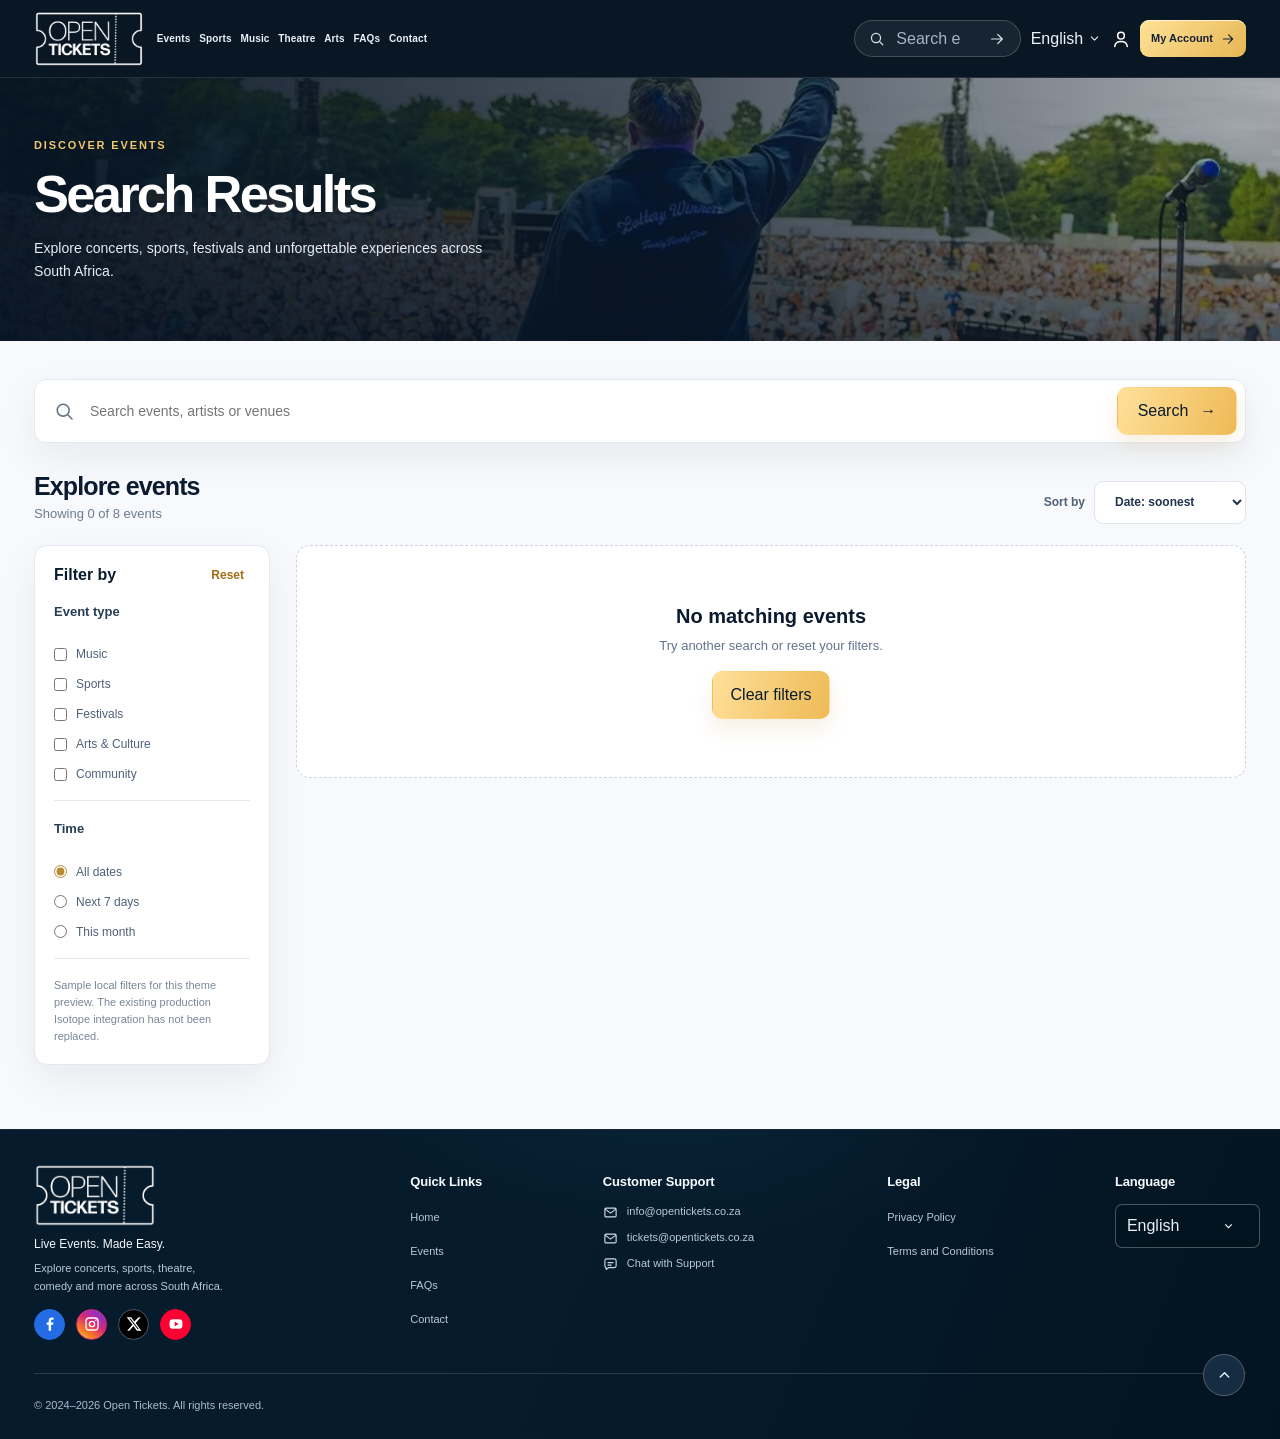
<file: search-results.html>
<!DOCTYPE html>
<html lang="en"><head><meta charset="utf-8"/><meta content="width=device-width, initial-scale=1" name="viewport"/><meta content="#061526" name="theme-color"/><meta content="Find music, sports, arts and festival events on Open Tickets." name="description"/><title>Search Events | Open Tickets</title><link href="assets/images/branding/favicon.png" rel="icon" type="image/png"/><link href="assets/css/bootstrap.min.css" rel="stylesheet"/>
<link href="assets/css/tokens.css" rel="stylesheet"/>
<link href="assets/css/header-hero.css" rel="stylesheet"/>
<link href="assets/css/section01-refinements.css" rel="stylesheet"/>
<link href="assets/css/footer.css" rel="stylesheet"/>
<link href="assets/css/i18n.css" rel="stylesheet"/>
<link href="assets/css/inner-pages.css" rel="stylesheet"/></head>
<body class="ot-inner-page ot-search-page"><a class="skip-link" href="#main-content">Skip to main content</a><header class="ot-header" id="siteHeader">
<div class="ot-header__inner container-xxl">
<a aria-label="Open Tickets homepage" class="ot-brand" href="index.html">
<img alt="Open Tickets" decoding="async" height="150" src="assets/images/branding/open-tickets-logo.png" width="286"/>
</a>
<nav aria-label="Main navigation" class="ot-primary-nav">
<a class="ot-primary-nav__link" href="index.html">Events</a>
<a aria-current="page" class="ot-primary-nav__link" href="search-results.html?category=sports">Sports</a>
<a class="ot-primary-nav__link" href="search-results.html?category=music">Music</a>
<a class="ot-primary-nav__link" href="search-results.html?category=theatre">Theatre</a>
<a class="ot-primary-nav__link" href="search-results.html?category=arts">Arts</a>
<a class="ot-primary-nav__link" href="faqs.html">FAQs</a>
<a class="ot-primary-nav__link" href="https://opentickets.co.za/support">Contact</a>
</nav>
<div class="ot-header__actions">
<form action="search-results.html" class="ot-header-search" method="get" role="search">
<svg aria-hidden="true" class="ot-icon"><use href="#ot-i-search"></use></svg>
<label class="visually-hidden" for="globalSearch">Search events, artists or venues</label>
<input autocomplete="off" id="globalSearch" name="query" placeholder="Search events, artists, venues…" type="search"/>
<button aria-label="Search events" type="submit"><svg class="ot-icon"><use href="#ot-i-arrow"></use></svg></button>
</form>
<div aria-label="Choose a city in event search" class="ot-header__location">
<svg aria-hidden="true" class="ot-icon"><use href="#ot-i-pin"></use></svg>
<span>South Africa</span>
</div>
<div class="ot-language dropdown">
<button aria-expanded="false" aria-label="Select language" class="ot-language__toggle" data-bs-toggle="dropdown" type="button"><span id="languageLabel">English</span><svg aria-hidden="true" class="ot-icon"><use href="#ot-i-chevron"></use></svg></button>
<ul class="dropdown-menu dropdown-menu-end ot-language__menu">
<li><button class="dropdown-item is-selected" data-lang="en" type="button">English</button></li>
<li><button class="dropdown-item" data-lang="af" type="button">Afrikaans</button></li>
<li><button class="dropdown-item" data-lang="zu" type="button">isiZulu</button></li>
<li><button class="dropdown-item" data-lang="xh" type="button">isiXhosa</button></li>
<li><button class="dropdown-item" data-lang="st" type="button">Sesotho</button></li>
<li><button class="dropdown-item" data-lang="de" type="button">Deutsch</button></li>
<li><button class="dropdown-item" data-lang="fr" type="button">Français</button></li>
<li><button class="dropdown-item" data-lang="es" type="button">Español</button></li>
<li><button class="dropdown-item" data-lang="pt" type="button">Português</button></li>
</ul>
</div>
<a aria-label="My bookings and account" class="ot-account-icon" href="https://opentickets.co.za/login"><svg aria-hidden="true" class="ot-icon"><use href="#ot-i-user"></use></svg></a>
<a class="ot-account-button" href="https://opentickets.co.za/login">My Account <svg aria-hidden="true" class="ot-icon"><use href="#ot-i-arrow"></use></svg></a>
<button aria-controls="mobileMenu" aria-expanded="false" aria-label="Open navigation" class="ot-mobile-toggle" id="mobileMenuToggle" type="button"><svg aria-hidden="true" class="ot-icon"><use href="#ot-i-menu"></use></svg></button>
</div>
</div>
<!-- Mobile navigation, shared by all four local pages. -->
<div class="ot-mobile-menu" hidden="" id="mobileMenu">
<nav aria-label="Mobile navigation" class="ot-mobile-menu__links container">
<a href="index.html">Events</a>
<a aria-current="page" href="search-results.html?category=sports">Sports</a>
<a href="search-results.html?category=music">Music</a>
<a href="search-results.html?category=theatre">Theatre &amp; Arts</a>
<a href="faqs.html">FAQs</a>
<a href="https://opentickets.co.za/support">Contact &amp; Support</a>
<a href="https://opentickets.co.za/login">My Bookings</a>
</nav>
<form action="search-results.html" class="ot-mobile-menu__search container" method="get" role="search">
<label class="visually-hidden" for="mobileSearch">Search events</label>
<input id="mobileSearch" name="query" placeholder="Search events and venues" type="search"/>
<button aria-label="Search" type="submit"><svg class="ot-icon"><use href="#ot-i-search"></use></svg></button>
</form>
</div>
</header>
<main id="main-content"><section class="inner-hero inner-hero--search"><div class="inner-hero__visual"><img alt="" decoding="async" height="672" src="assets/images/hero/hero-crowd-live.webp" width="1024"/></div><div class="inner-hero__content container-xxl"><p class="inner-eyebrow">DISCOVER EVENTS</p><h1>Search Results</h1><p>Explore concerts, sports, festivals and unforgettable experiences across South Africa.</p></div></section>
<section class="inner-section container-xxl"><form class="inner-results__search" id="resultSearchForm" role="search"><label class="visually-hidden" for="resultSearchInput">Search events or venues</label><svg aria-hidden="true" class="ot-icon"><use href="#ot-i-search"></use></svg><input autocomplete="off" id="resultSearchInput" placeholder="Search events, artists or venues" type="search"/><button class="inner-btn inner-btn--gold" type="submit">Search <span aria-hidden="true">→</span></button></form>
<div class="inner-results__toolbar"><div><h2>Explore events</h2><p aria-live="polite" id="resultCount">Loading events…</p></div><label class="inner-results__sort">Sort by <select id="resultSort"><option value="date">Date: soonest</option><option value="name">Event name: A–Z</option></select></label></div>
<div class="inner-results__layout"><aside aria-label="Filter search results" class="inner-results__filters"><div class="inner-results__filters-heading"><h3>Filter by</h3><button id="resetResultFilters" type="button">Reset</button></div><fieldset><legend>Event type</legend><label><input name="category" type="checkbox" value="music"/> Music</label><label><input name="category" type="checkbox" value="sports"/> Sports</label><label><input name="category" type="checkbox" value="festival"/> Festivals</label><label><input name="category" type="checkbox" value="arts"/> Arts &amp; Culture</label><label><input name="category" type="checkbox" value="community"/> Community</label></fieldset><fieldset><legend>Time</legend><label><input checked="" name="when" type="radio" value="all"/> All dates</label><label><input name="when" type="radio" value="week"/> Next 7 days</label><label><input name="when" type="radio" value="month"/> This month</label></fieldset><p class="inner-results__helper">Sample local filters for this theme preview. The existing production Isotope integration has not been replaced.</p></aside>
<div><div aria-live="polite" class="inner-results__grid" id="resultGrid"></div><div class="inner-results__empty" hidden="" id="resultEmpty"><h3>No matching events</h3><p>Try another search or reset your filters.</p><button class="inner-btn inner-btn--gold" id="clearResultEmpty" type="button">Clear filters</button></div></div></div></section></main><footer aria-label="Open Tickets footer" class="ot-footer" id="siteFooter">
<div class="ot-footer__container container-xxl">
<div class="ot-footer__grid">
<div class="ot-footer__brand">
<a aria-label="Open Tickets home" href="index.html">
<img alt="Open Tickets" class="ot-footer__brand-image" decoding="async" height="150" loading="lazy" src="assets/images/branding/open-tickets-logo.png" width="286">
</img></a>
<p class="ot-footer__tagline">Live Events. Made Easy.</p>
<p class="ot-footer__description">Explore concerts, sports, theatre, comedy and more across South Africa.</p>
<!-- Social artwork only. Never invent social profile links. -->
<div aria-label="Social profiles pending verification" class="ot-footer__socials">
<ul aria-hidden="true" class="ot-footer__social-list">
<li><span class="ot-footer__social-icon ot-social--facebook" title="Facebook profile: pending confirmation"><svg viewbox="0 0 24 24"><path d="M13.6 22v-8.8h3l.5-3.5h-3.5V7.4c0-1.1.3-1.8 1.9-1.8h1.9V2.5c-.3-.1-1.4-.2-2.7-.2-2.8 0-4.7 1.7-4.7 4.8v2.6H7v3.5h3v8.8h3.6Z"></path></svg></span></li>
<li><span class="ot-footer__social-icon ot-social--instagram" title="Instagram profile: pending confirmation"><svg fill="none" viewbox="0 0 24 24"><rect height="18" rx="5" stroke="currentColor" stroke-width="2" width="18" x="3" y="3"></rect><circle cx="12" cy="12" r="4" stroke="currentColor" stroke-width="2"></circle><circle cx="17.7" cy="6.4" fill="currentColor" r="1.2"></circle></svg></span></li>
<li><span class="ot-footer__social-icon ot-social--x" title="X profile: pending confirmation"><svg viewbox="0 0 24 24"><path d="M18.9 2H22l-7.4 8.5L23 22h-6.6l-5.2-7.1L5 22H1.8l8-9.3L1 2h6.8l4.7 6.4L18.9 2Zm-1.2 18h1.8L6.7 3.9H4.8L17.7 20Z"></path></svg></span></li>
<li><span class="ot-footer__social-icon ot-social--youtube" title="YouTube profile: pending confirmation"><svg viewbox="0 0 24 24"><path d="M21.2 7.3a2.8 2.8 0 0 0-2-2C17.5 4.8 12 4.8 12 4.8s-5.5 0-7.2.5a2.8 2.8 0 0 0-2 2C2.3 9 2.3 12 2.3 12s0 3 .5 4.7a2.8 2.8 0 0 0 2 2c1.7.5 7.2.5 7.2.5s5.5 0 7.2-.5a2.8 2.8 0 0 0 2-2c.5-1.7.5-4.7.5-4.7s0-3-.5-4.7ZM10 15.5v-7l6 3.5-6 3.5Z"></path></svg></span></li>
</ul>
<span class="visually-hidden">Official social account links will be added after verification.</span>
</div>
</div>
<nav aria-labelledby="footerQuickLinks" class="ot-footer__col">
<h2 class="ot-footer__heading" id="footerQuickLinks">Quick Links</h2>
<ul class="ot-footer__links">
<li><a href="index.html">Home</a></li>
<li><a href="index.html">Events</a></li>
<li><a href="faqs.html">FAQs</a></li>
<li><a href="https://opentickets.co.za/support">Contact</a></li>
</ul>
</nav>
<div aria-labelledby="footerSupport" class="ot-footer__col ot-footer__support-col">
<h2 class="ot-footer__heading" id="footerSupport">Customer Support</h2>
<ul class="ot-footer__contact-list">
<li><svg aria-hidden="true" class="ot-footer__contact-icon" viewbox="0 0 24 24"><rect height="14" rx="2" width="18" x="3" y="5"></rect><path d="m4 7 8 6 8-6"></path></svg><a href="mailto:info@opentickets.co.za">info@opentickets.co.za</a></li>
<li><svg aria-hidden="true" class="ot-footer__contact-icon" viewbox="0 0 24 24"><rect height="14" rx="2" width="18" x="3" y="5"></rect><path d="m4 7 8 6 8-6"></path></svg><a href="mailto:tickets@opentickets.co.za">tickets@opentickets.co.za</a></li>
<li><svg aria-hidden="true" class="ot-footer__contact-icon" viewbox="0 0 24 24"><path d="M5 17v3l4-3h9a3 3 0 0 0 3-3V6a3 3 0 0 0-3-3H6a3 3 0 0 0-3 3v8a3 3 0 0 0 2 3Z"></path><path d="M8 9h8m-8 4h5"></path></svg><a href="https://opentickets.co.za/support">Chat with Support</a></li>
</ul>
</div>
<nav aria-labelledby="footerLegal" class="ot-footer__col">
<h2 class="ot-footer__heading" id="footerLegal">Legal</h2>
<ul class="ot-footer__links">
<li><a href="https://opentickets.co.za/page/privacy-policy">Privacy Policy</a></li>
<li><a href="https://opentickets.co.za/page/terms-and-conditions">Terms and Conditions</a></li>
</ul>
</nav>
<div aria-labelledby="footerLanguage" class="ot-footer__col ot-footer__language-col">
<h2 class="ot-footer__heading" id="footerLanguage">Language</h2>
<div class="ot-footer__lang">
<label class="visually-hidden" for="footerLanguageSelect">Choose a language on Open Tickets</label>
<select aria-label="Choose a language on Open Tickets" id="footerLanguageSelect" name="language">
<option selected="" value="en">English</option>
<option value="af">Afrikaans</option>
<option value="zu">isiZulu</option>
<option value="xh">isiXhosa</option>
<option value="st">Sesotho</option>
<option value="de">Deutsch</option>
<option value="fr">Français</option>
<option value="es">Español</option>
<option value="pt">Português</option>
</select>
<svg aria-hidden="true" class="ot-footer__lang-chevron" viewbox="0 0 24 24"><path d="m6 9 6 6 6-6"></path></svg>
</div>
</div>
</div>
<div class="ot-footer__bottom">
<p class="ot-footer__copyright">© 2024–2026 Open Tickets. All rights reserved.</p>
<button aria-label="Back to top" class="ot-footer__back-top" id="footerBackToTop" title="Back to top" type="button">
<svg aria-hidden="true" viewbox="0 0 24 24"><path d="m6 14 6-6 6 6"></path></svg>
</button>
</div>
</div>
</footer><svg aria-hidden="true" class="ot-svg-sprite" xmlns="http://www.w3.org/2000/svg"><defs>
<symbol id="ot-i-search" viewbox="0 0 24 24"><circle cx="10.5" cy="10.5" r="6.8"></circle><path d="m16 16 4.6 4.6"></path></symbol>
<symbol id="ot-i-arrow" viewbox="0 0 24 24"><path d="M4 12h16m-7-7 7 7-7 7"></path></symbol>
<symbol id="ot-i-pin" viewbox="0 0 24 24"><path d="M12 22s7-6.7 7-12a7 7 0 0 0-14 0c0 5.3 7 12 7 12Z"></path><circle cx="12" cy="10" r="2.5"></circle></symbol>
<symbol id="ot-i-chevron" viewbox="0 0 24 24"><path d="m6 9 6 6 6-6"></path></symbol>
<symbol id="ot-i-chevron-left" viewbox="0 0 24 24"><path d="m15 5-7 7 7 7"></path></symbol>
<symbol id="ot-i-chevron-right" viewbox="0 0 24 24"><path d="m9 5 7 7-7 7"></path></symbol>
<symbol id="ot-i-user" viewbox="0 0 24 24"><circle cx="12" cy="8" r="4"></circle><path d="M4.5 21c.4-4 3.1-6 7.5-6s7.1 2 7.5 6"></path></symbol>
<symbol id="ot-i-menu" viewbox="0 0 24 24"><path d="M4 7h16M4 12h16M4 17h16"></path></symbol>
<symbol id="ot-i-heart" viewbox="0 0 24 24"><path d="M20.8 8.2c0 4.5-7 9.6-8.8 11-1.8-1.4-8.8-6.5-8.8-11A4.8 4.8 0 0 1 12 5.4a4.8 4.8 0 0 1 8.8 2.8Z"></path></symbol>
<symbol id="ot-i-clock" viewbox="0 0 24 24"><circle cx="12" cy="12" r="9"></circle><path d="M12 7v5l3.5 2"></path></symbol>
<symbol id="ot-i-calendar" viewbox="0 0 24 24"><rect height="16" rx="2" width="18" x="3" y="5"></rect><path d="M7 3v4m10-4v4M3 10h18"></path></symbol>
<!-- Event discovery icons: outlined, matching 24px viewBox and header stroke. -->
<symbol id="ot-i-music" viewbox="0 0 24 24"><path d="M9 18V5l12-2v13"></path><circle cx="6" cy="18" r="3"></circle><circle cx="18" cy="16" r="3"></circle></symbol>
<symbol id="ot-i-football" viewbox="0 0 24 24"><circle cx="12" cy="12" r="9"></circle><path d="m9 9 3-2 3 2-1.1 3.5H10.1L9 9ZM12 7V3m-2 9.5-3 3m6.9-3 3.1 3M7 15.5l-2.7 1m12.7-1 2.7 1M9.2 19l-1 1.2m6.6-1.2 1 1.2"></path></symbol>
<symbol id="ot-i-theatre" viewbox="0 0 24 24"><path d="M3 4h9v8a5 5 0 0 1-4.5 5A5 5 0 0 1 3 12V4Zm9 2h9v6c0 4.5-2.9 8-7 8-2 0-3.7-.8-5-2.2"></path><path d="M5.5 8h.1m4 0h.1M5.5 12c.7 1 2.9 1 3.6 0M15 9h.1m3.5 0h.1m-4 4c.9-.8 3-.8 4 0"></path></symbol>
<symbol id="ot-i-palette" viewbox="0 0 24 24"><path d="M12 3a9 9 0 1 0 0 18h1.2a2.3 2.3 0 0 0 1.7-3.8c-.7-.7-1-1.1-1-1.6 0-.8.6-1.5 1.5-1.5h2.3A3.3 3.3 0 0 0 21 10.8 8.9 8.9 0 0 0 12 3Z"></path><circle cx="7" cy="10" r="1"></circle><circle cx="10" cy="6.8" r="1"></circle><circle cx="15" cy="7.2" r="1"></circle><circle cx="7.5" cy="15" r="1"></circle></symbol>
<symbol id="ot-i-family" viewbox="0 0 24 24"><circle cx="9" cy="7" r="3"></circle><circle cx="18" cy="9" r="2.5"></circle><path d="M3 20v-3.5a6 6 0 0 1 12 0V20H3Zm12 0h6v-3a4.5 4.5 0 0 0-4.7-4.5"></path></symbol>
<symbol id="ot-i-smile" viewbox="0 0 24 24"><circle cx="12" cy="12" r="9"></circle><path d="M8 14.5c1.8 2.8 6.2 2.8 8 0M8.5 9h.01m7 0h.01" stroke-width="2.4"></path></symbol>
<symbol id="ot-i-tent" viewbox="0 0 24 24"><path d="M3 20 11.8 4 21 20H3Zm9-16v16M8.5 20 12 14l3.5 6M4 20H2m20 0h-1"></path></symbol>
<symbol id="ot-i-wine" viewbox="0 0 24 24"><path d="M5 3h14l-1.5 7a5.5 5.5 0 0 1-11 0L5 3Zm7 12v6m-5 0h10M6 9h12"></path></symbol>
<symbol id="ot-i-sliders" viewbox="0 0 24 24"><path d="M4 6h16M4 12h16M4 18h16"></path><circle cx="9" cy="6" fill="#061320" r="2"></circle><circle cx="16" cy="12" fill="#061320" r="2"></circle><circle cx="10" cy="18" fill="#061320" r="2"></circle></symbol>
<symbol id="ot-i-refresh" viewbox="0 0 24 24"><path d="M20 7v5h-5M4 17v-5h5"></path><path d="M5.5 9a8 8 0 0 1 13.8-2L20 12M4 12l.7 4a8 8 0 0 0 13.8-1"></path></symbol>
</defs></svg><script defer="" src="assets/js/bootstrap.bundle.min.js"></script>
<script defer="" src="assets/js/footer.js"></script>
<script defer="" src="assets/js/events-data.js"></script>
<script defer="" src="assets/js/inner-pages.js"></script>
<script defer="" src="assets/js/i18n-data.js"></script>
<script defer="" src="assets/js/i18n-inner.js"></script>
<script defer="" src="assets/js/i18n.js"></script></body></html>
</file>
<file: assets/css/tokens.css>
/* ================================================================
   OPEN TICKETS — DESIGN TOKENS / SECTION 01
   All editable brand values live here. Update once, reuse everywhere.
   Proposed palette (pending client approval), not an extracted brand spec.
================================================================ */
:root {
  --ot-navy-950: #061320;
  --ot-navy-900: #081a2b;
  --ot-navy-850: #0b2033;
  --ot-navy-800: #10283b;
  --ot-white: #fff;
  --ot-cream: #fff6df;
  --ot-gold: #f3c66d;
  --ot-gold-light: #ffdb91;
  --ot-gold-dark: #d99d31;
  --ot-muted: #bfccda;
  --ot-stroke: rgba(255,255,255,.18);
  --ot-shadow: 0 24px 70px rgba(0,0,0,.3);
  --ot-font-body: 'Inter', 'Segoe UI', Arial, sans-serif;
  --ot-font-display: 'Inter', 'Segoe UI', Arial, sans-serif;
  --ot-container: 1370px;
  --ot-header-height: 78px;
  --ot-radius-md: 13px;
  --ot-radius-lg: 20px;
  --ot-motion-fast: 180ms;
  --ot-motion-normal: 350ms;
}
</file>
<file: assets/css/header-hero.css>
/* ================================================================
   OPEN TICKETS / SECTION 01
   A. Global header (sticky + shrink)
   B. Feature carousel hero (desktop / laptop / tablet / mobile)
   C. Motion and accessibility
   No styling of Isotope or checkout components in this file.
================================================================ */

/* ---------- 00 / Global reset and reusable primitives ---------- */
*,*::before,*::after {
  box-sizing:border-box
}

html {
  scroll-behavior:smooth;
  scroll-padding-top:calc(var(--ot-header-height) + 16px)
}

body {
  margin:0;
  background:#f7f9fb;
  color:var(--ot-navy-950);
  font-family:var(--ot-font-body);
  -webkit-font-smoothing:antialiased;
  text-rendering:optimizeLegibility
}

button,input {
  font:inherit
}

button {
  cursor:pointer
}

img {
  max-width:100%
}

a {
  text-decoration:none
}

button:focus-visible,a:focus-visible,input:focus-visible {
  outline:3px solid #ffc966;
  outline-offset:4px
}

.ot-svg-sprite {
  position:absolute;
  inline-size:0;
  block-size:0;
  overflow:hidden
}

.ot-icon {
  display:inline-block;
  width:18px;
  height:18px;
  flex:none;
  fill:none;
  stroke:currentColor;
  stroke-width:1.85;
  stroke-linecap:round;
  stroke-linejoin:round
}

.ot-header__inner.container-xxl,.ot-hero__inner.container-xxl,.ot-next-section.container-xxl {
  max-width:var(--ot-container)
}

.skip-link {
  position:fixed;
  z-index:999;
  top:-90px;
  left:16px;
  padding:12px 18px;
  color:#fff;
  background:#111;
  border-radius:8px
}

.skip-link:focus {
  top:10px
}


/* ---------- 01 / Header: all screen sizes ---------- */
.ot-header {
  position:sticky;
  top:0;
  z-index:50;
  height:var(--ot-header-height);
  background:rgba(5,19,32,.98);
  border-bottom:1px solid rgba(255,255,255,.11);
  color:var(--ot-white);
  transition:height var(--ot-motion-normal),background var(--ot-motion-normal),box-shadow var(--ot-motion-normal);
  -webkit-backdrop-filter:blur(16px);
  backdrop-filter:blur(16px)
}

.ot-header.is-scrolled {
  height:64px;
  background:rgba(5,18,31,.96);
  box-shadow:0 8px 30px rgba(0,0,0,.2)
}

.ot-header__inner {
  height:100%;
  display:flex;
  align-items:center;
  gap:clamp(16px,2.2vw,32px);
  padding-inline:24px
}

.ot-brand {
  display:flex;
  align-items:center;
  flex:none;
  min-width:98px;
  line-height:0
}

.ot-brand img {
  width:100px;
  height:57px;
  object-fit:contain;
  filter:contrast(1.07) brightness(1.1);
  transition:width var(--ot-motion-normal),height var(--ot-motion-normal)
}

.ot-header.is-scrolled .ot-brand img {
  width:86px;
  height:49px
}

.ot-primary-nav {
  display:flex;
  align-items:center;
  gap:clamp(14px,1.65vw,25px);
  white-space:nowrap;
  height:100%
}

.ot-primary-nav__link {
  height:100%;
  display:inline-flex;
  align-items:center;
  position:relative;
  color:#eaf1f7;
  font-size:12px;
  font-weight:620;
  letter-spacing:.015em;
  transition:color .18s
}

.ot-primary-nav__link:hover,.ot-primary-nav__link.is-active {
  color:var(--ot-white)
}

.ot-primary-nav__link.is-active:after,.ot-primary-nav__link:hover:after {
  content:"";
  height:2px;
  bottom:13px;
  position:absolute;
  left:0;
  right:0;
  background:var(--ot-gold);
  border-radius:4px
}

.ot-header__actions {
  display:flex;
  align-items:center;
  gap:clamp(12px,1.2vw,22px);
  margin-left:auto;
  min-width:0
}

.ot-header-search {
  display:flex;
  align-items:center;
  gap:9px;
  width:clamp(175px,17vw,270px);
  height:37px;
  padding:0 11px 0 14px;
  border:1px solid rgba(255,255,255,.19);
  border-radius:100px;
  background:rgba(255,255,255,.06)
}

.ot-header-search>.ot-icon {
  width:16px;
  height:16px;
  color:#dbe3eb
}

.ot-header-search input {
  flex:1;
  min-width:0;
  border:0;
  outline:0;
  background:none;
  color:#fff;
  font-size:11px
}

.ot-header-search input::placeholder {
  color:#a9b5c4;
  opacity:1
}

.ot-header-search button {
  display:grid;
  place-items:center;
  color:#d5e5f0;
  border:0;
  background:none;
  width:23px;
  height:25px;
  padding:0
}

.ot-header-search button .ot-icon {
  width:16px
}

.ot-header__location {
  display:flex;
  align-items:center;
  gap:5px;
  font-size:11px;
  white-space:nowrap;
  color:#e7edf5
}

.ot-header__location>.ot-icon {
  color:var(--ot-gold);
  fill:var(--ot-gold);
  stroke-width:1.5;
  width:15px;
  height:15px
}

.ot-language__toggle {
  display:flex;
  align-items:center;
  gap:5px;
  border:0;
  background:transparent;
  color:#edf3fb;
  font-size:11px;
  white-space:nowrap;
  padding:7px 1px
}

.ot-language__toggle>.ot-icon {
  height:13px;
  width:13px
}

.ot-language__menu {
  background:#10243a;
  min-width:150px;
  padding:8px;
  border:1px solid rgba(255,255,255,.12);
  border-radius:12px;
  box-shadow:var(--ot-shadow)
}

.ot-language__menu .dropdown-item {
  color:#e3edf7;
  font-size:12px;
  border-radius:7px
}

.ot-language__menu .dropdown-item:hover,.ot-language__menu .dropdown-item.is-selected {
  color:#fff;
  background:#29405a
}

.ot-account-icon {
  color:#fff;
  display:grid;
  place-items:center
}

.ot-account-icon>.ot-icon {
  height:20px;
  width:20px
}

.ot-account-button {
  display:inline-flex;
  align-items:center;
  justify-content:center;
  gap:8px;
  flex:none;
  min-width:112px;
  height:37px;
  border-radius:9px;
  padding:0 13px;
  background:linear-gradient(135deg,#ffe298 0%,#e6b653 100%);
  color:#142035;
  font-weight:780;
  font-size:11px;
  transition:filter .2s,transform .2s;
  box-shadow:inset 0 1px 0 #fff3cd
}

.ot-account-button .ot-icon {
  width:14px;
  height:14px
}

.ot-account-button:hover {
  filter:brightness(1.09);
  transform:translateY(-1px);
  color:#142035
}

.ot-mobile-toggle {
  display:none;
  place-items:center;
  border:1px solid var(--ot-stroke);
  border-radius:9px;
  color:#fff;
  width:38px;
  height:38px;
  background:rgba(255,255,255,.04)
}

.ot-mobile-toggle .ot-icon {
  width:21px;
  height:21px
}

.ot-mobile-menu[hidden] {
  display:none!important
}

.ot-mobile-menu {
  position:absolute;
  left:0;
  right:0;
  top:100%;
  padding:16px 0 24px;
  background:rgba(6,19,32,.99);
  border-top:1px solid var(--ot-stroke);
  box-shadow:0 22px 45px rgba(0,0,0,.38)
}

.ot-mobile-menu__links {
  display:grid;
  grid-template-columns:repeat(2,minmax(0,1fr));
  gap:4px 12px
}

.ot-mobile-menu__links a {
  display:block;
  color:#e9f2fc;
  font-weight:650;
  font-size:14px;
  padding:12px 14px;
  border-radius:9px
}

.ot-mobile-menu__links a:hover {
  background:#18334c;
  color:var(--ot-gold)
}

.ot-mobile-menu__search {
  display:flex;
  gap:8px;
  padding-top:14px
}

.ot-mobile-menu__search input {
  min-width:0;
  width:100%;
  padding:13px 16px;
  border:1px solid #4b5c6e;
  border-radius:9px;
  background:#132f46;
  color:#fff
}

.ot-mobile-menu__search button {
  width:50px;
  border:0;
  border-radius:9px;
  background:var(--ot-gold);
  color:#102134
}


/* ---------- 02 / Hero: full-width cinematic background ---------- */
.ot-hero {
  position:relative;
  isolation:isolate;
  overflow:hidden;
  background:#051524;
  color:var(--ot-white);
  min-height:560px
}

.ot-hero__background {
  position:absolute;
  inset:0;
  z-index:-3;
  background-image:url('../images/hero/hero-rugby-action.webp');
  background-position:50% 48%;
  background-size:cover;
  filter:saturate(1.23)
}

.ot-hero__ambient {
  position:absolute;
  inset:0;
  z-index:-2;
  background:linear-gradient(90deg,#041424 0%,rgba(4,19,32,.93) 14%,rgba(4,18,31,.6) 30%,rgba(4,18,31,.02) 55%,rgba(5,17,30,.42) 79%,rgba(4,13,24,.85) 100%),linear-gradient(0deg,rgba(3,13,23,.88) 0%,transparent 37%,rgba(5,16,29,.19) 80%)
}

.ot-hero__inner {
  position:relative;
  display:grid;
  grid-template-columns:minmax(245px,355px) minmax(40px,1fr) minmax(280px,335px) minmax(156px,193px);
  column-gap:15px;
  align-items:center;
  min-height:560px;
  padding:45px 24px 69px
}

.ot-hero__copy {
  grid-column:1;
  z-index:2;
  max-width:362px
}

.ot-eyebrow {
  display:flex;
  align-items:center;
  gap:8px;
  margin:0 0 20px;
  color:var(--ot-gold);
  font-size:11px;
  font-weight:780;
  letter-spacing:.13em;
  white-space:nowrap
}

.ot-eyebrow__mark {
  display:inline-block;
  width:21px;
  height:2px;
  border-radius:2px;
  background:var(--ot-gold)
}

.ot-hero__copy h1 {
  font-family:var(--ot-font-display);
  font-size:clamp(40px,3.8vw,62px);
  line-height:1.065;
  letter-spacing:-.052em;
  font-weight:820;
  margin:0 0 18px;
  text-shadow:0 7px 30px rgba(0,0,0,.3)
}

.ot-hero__copy h1 span {
  color:var(--ot-gold-light)
}

.ot-hero__copy h1 .ot-hero__period {
  color:#fff
}

.ot-hero__description {
  max-width:334px;
  font-weight:400;
  font-size:clamp(14px,1.13vw,16px);
  line-height:1.62;
  color:#e2eaf2;
  margin:0 0 23px;
  text-shadow:0 1px 8px rgba(0,0,0,.4)
}

.ot-button {
  min-height:43px;
  display:inline-flex;
  align-items:center;
  justify-content:center;
  gap:22px;
  padding:10px 21px;
  border:0;
  border-radius:9px;
  font-size:12px;
  font-weight:770;
  white-space:nowrap;
  transition:transform .18s,filter .18s,box-shadow .18s
}

.ot-button--gold {
  color:#081a2e;
  background:linear-gradient(140deg,#ffe6a0 0%,#f4c66c 56%,#e4ab44 100%);
  box-shadow:0 5px 20px rgba(4,4,4,.24),inset 0 1px 0 rgba(255,255,255,.44)
}

.ot-button--gold:hover {
  color:#081a2e;
  filter:brightness(1.08);
  transform:translateY(-2px);
  box-shadow:0 9px 25px rgba(0,0,0,.3)
}

.ot-button .ot-icon {
  width:17px;
  height:17px
}

.ot-hero__mobile-label {
  display:none
}

.ot-hero__scene {
  grid-column:2;
  pointer-events:none;
  min-width:0
}


/* ---------- 03 / Large featured event card ---------- */
.ot-spotlight {
  grid-column:3;
  position:relative;
  isolation:isolate;
  overflow:hidden;
  height:407px;
  border:1px solid rgba(255,255,255,.24);
  border-radius:var(--ot-radius-lg);
  background:#0a1d2f;
  box-shadow:var(--ot-shadow)
}

.ot-spotlight__image {
  position:absolute;
  inset:0;
  width:100%;
  height:100%;
  object-fit:cover;
  object-position:17% 48%;
  transform:scale(1.04);
  filter:saturate(1.04)
}

.ot-spotlight__scrim {
  position:absolute;
  inset:0;
  background:linear-gradient(180deg,rgba(4,18,29,.4) 0%,transparent 29%,rgba(5,14,26,.55) 46%,rgba(2,13,25,.95) 72%,#071a2b 100%),linear-gradient(90deg,rgba(1,12,21,.4),transparent 78%)
}

.ot-spotlight__top {
  position:absolute;
  top:17px;
  left:17px;
  right:17px;
  display:flex;
  align-items:center;
  justify-content:space-between;
  gap:8px
}

.ot-tag {
  display:inline-flex;
  align-items:center;
  border-radius:6px;
  min-height:26px;
  padding:5px 10px;
  background:linear-gradient(135deg,#ffdf8e,#dfad4b);
  color:#152237;
  font-size:10px;
  font-weight:800;
  letter-spacing:.04em
}

.ot-spotlight__index {
  font-size:11px;
  color:#edf4fa;
  letter-spacing:.09em;
  font-weight:700
}

.ot-spotlight__content {
  position:absolute;
  left:20px;
  right:20px;
  bottom:20px
}

.ot-spotlight__category {
  color:var(--ot-gold);
  margin:0 0 5px;
  font-size:10px;
  letter-spacing:.13em;
  font-weight:800
}

.ot-spotlight__content h2 {
  font-size:clamp(24px,2.3vw,34px);
  line-height:1.04;
  font-weight:850;
  letter-spacing:-.04em;
  color:#fff;
  text-transform:uppercase;
  margin:0 0 3px;
  text-shadow:0 3px 12px rgba(0,0,0,.75)
}

.ot-spotlight__subtitle {
  font-size:14px;
  font-weight:750;
  text-transform:uppercase;
  letter-spacing:.01em;
  margin:0 0 17px;
  color:#f6f7f9
}

.ot-spotlight__meta {
  padding-top:12px;
  border-top:1px solid rgba(255,255,255,.23);
  margin-bottom:15px
}

.ot-spotlight__meta p {
  margin:0 0 7px;
  display:flex;
  align-items:start;
  gap:9px;
  font-size:11px;
  line-height:1.42;
  color:#eef3f7
}

.ot-spotlight__meta .ot-icon {
  width:15px;
  height:15px;
  margin-top:1px;
  flex:none;
  color:#f3d69c
}

.ot-spotlight__action {
  min-height:37px;
  padding:8px 16px;
  gap:17px
}


/* ---------- 04 / Adjacent three-event selector ---------- */
.ot-hero__rail {
  grid-column:4;
  display:flex;
  flex-direction:column;
  gap:11px;
  min-width:0
}

.ot-mini-card {
  position:relative;
  isolation:isolate;
  display:flex;
  flex-direction:column;
  justify-content:space-between;
  text-align:left;
  overflow:hidden;
  width:100%;
  min-height:122px;
  padding:10px 11px;
  color:#fff;
  background:#102339;
  border:1px solid rgba(255,255,255,.24);
  border-radius:var(--ot-radius-md);
  transition:transform .2s,border-color .2s,box-shadow .2s
}

.ot-mini-card::after {
  content:"";
  position:absolute;
  z-index:-1;
  inset:0;
  background:linear-gradient(90deg,rgba(3,17,30,.93),rgba(3,14,27,.42) 65%,rgba(3,14,27,.55))
}

.ot-mini-card img {
  position:absolute;
  z-index:-2;
  inset:0;
  width:100%;
  height:100%;
  object-fit:cover;
  object-position:center;
  filter:saturate(1.12)
}

.ot-mini-card:hover,.ot-mini-card:focus-visible {
  transform:translateY(-2px);
  border-color:var(--ot-gold);
  box-shadow:0 8px 20px rgba(0,0,0,.28)
}

.ot-mini-card__date {
  display:inline-flex;
  align-self:flex-start;
  flex-direction:column;
  align-items:center;
  justify-content:center;
  min-width:37px;
  height:39px;
  padding:3px 5px;
  background:rgba(255,255,255,.94);
  border-radius:5px;
  color:#0f2639;
  font-size:16px;
  line-height:1;
  font-weight:900
}

.ot-mini-card__date small {
  font-size:9px;
  letter-spacing:.04em;
  font-weight:780;
  margin-top:2px
}

.ot-mini-card__copy {
  display:flex;
  align-items:flex-end;
  justify-content:space-between;
  gap:5px;
  width:100%
}

.ot-mini-card__copy strong {
  display:block;
  font-size:11px;
  line-height:1.15;
  letter-spacing:-.01em;
  text-transform:uppercase;
  text-shadow:0 2px 7px #000;
  font-weight:850
}

.ot-mini-card__copy small {
  display:block;
  font-size:9px;
  line-height:1.3;
  margin-top:4px;
  color:#d4dee7;
  overflow:hidden;
  display:-webkit-box;
  -webkit-line-clamp:2;
  -webkit-box-orient:vertical
}

.ot-mini-card__arrow {
  display:grid;
  place-items:center;
  border:1px solid var(--ot-gold);
  border-radius:50%;
  width:25px;
  height:25px;
  color:var(--ot-gold);
  flex:none;
  background:rgba(0,0,0,.3)
}

.ot-mini-card__arrow .ot-icon {
  width:13px;
  height:13px
}


/* ---------- 05 / Carousel navigation ---------- */
.ot-carousel-arrow {
  position:absolute;
  top:50%;
  display:grid;
  place-items:center;
  transform:translateY(-50%);
  width:40px;
  height:40px;
  border:1px solid rgba(255,255,255,.24);
  border-radius:50%;
  background:rgba(6,19,32,.64);
  color:#fff;
  z-index:5;
  box-shadow:0 8px 26px rgba(0,0,0,.22);
  transition:background .2s,border-color .2s
}

.ot-carousel-arrow:hover {
  background:rgba(13,36,55,.92);
  border-color:var(--ot-gold)
}

.ot-carousel-arrow .ot-icon {
  width:19px;
  height:19px
}

.ot-carousel-arrow--prev {
  left:2px
}

.ot-carousel-arrow--next {
  left:calc(100% - 570px)
}

.ot-hero__pager {
  position:absolute;
  bottom:34px;
  left:48%;
  display:flex;
  align-items:center;
  gap:10px
}

.ot-hero__pager button {
  height:8px;
  width:8px;
  border:0;
  border-radius:50%;
  background:rgba(255,255,255,.57);
  padding:0;
  transition:width .2s,background .2s,transform .2s
}

.ot-hero__pager button:hover {
  background:var(--ot-gold)
}

.ot-hero__pager button.is-active {
  width:24px;
  border-radius:100px;
  background:var(--ot-gold)
}

.ot-hero__bottom-line {
  position:absolute;
  inset:auto 0 0;
  height:3px;
  background:linear-gradient(90deg,transparent 12%,#cfa45e 43%,#fff0bb 48%,#9d7340 53%,transparent 85%);
  opacity:.5
}

.ot-next-section {
  display:flex;
  justify-content:space-between;
  gap:20px;
  padding:21px 24px 45px;
  color:#8993a4;
  font-size:10px;
  font-weight:750;
  letter-spacing:.17em
}


/* ---------- 06 / Laptop and smaller desktops ---------- */
@media (max-width:1399.98px) {
    .ot-header__inner,.ot-hero__inner {
    padding-inline:28px
  }
    .ot-header__location {
    display:none
  }
    .ot-hero__inner {
    grid-template-columns:minmax(260px,315px) minmax(12px,1fr) minmax(265px,315px) minmax(148px,176px);
    column-gap:12px
  }
    .ot-spotlight {
    height:395px
  }
    .ot-hero__copy h1 {
    font-size:clamp(38px,4vw,57px)
  }
    .ot-mini-card {
    min-height:117px
  }
    .ot-carousel-arrow--next {
    left:calc(100% - 515px)
  }
}

@media (max-width:1199.98px) {
    .ot-primary-nav {
    gap:13px
  }
    .ot-primary-nav__link {
    font-size:11px
  }
    .ot-brand {
    min-width:75px
  }
    .ot-brand img {
    width:84px
  }
    .ot-header-search {
    width:175px
  }
    .ot-header__actions {
    gap:9px
  }
    .ot-account-button {
    min-width:98px;
    padding-inline:10px
  }
    .ot-hero__inner {
    grid-template-columns:minmax(240px,285px) minmax(4px,1fr) minmax(260px,290px) minmax(139px,155px)
  }
    .ot-hero__description {
    font-size:14px
  }
}


/* ---------- 07 / Tablet ---------- */
@media (max-width:991.98px) {
    .ot-header {
    height:70px
  }
    .ot-primary-nav,.ot-header-search,.ot-account-button {
    display:none
  }
    .ot-mobile-toggle {
    display:grid
  }
    .ot-header__inner {
    padding-inline:24px
  }
    .ot-brand img {
    width:94px
  }
    .ot-header__actions {
    gap:19px
  }
    .ot-hero {
    min-height:0
  }
    .ot-hero__background {
    background-position:center center
  }
    .ot-hero__ambient {
    background:linear-gradient(90deg,rgba(2,13,25,.96),rgba(4,15,27,.65) 57%,rgba(2,13,25,.6)),linear-gradient(0deg,#061523 0%,transparent 60%)
  }
    .ot-hero__inner {
    min-height:0;
    grid-template-columns:minmax(0,1fr) minmax(290px,340px);
    gap:24px;
    padding:46px 28px 83px
  }
    .ot-hero__copy {
    grid-column:1
  }
    .ot-hero__scene {
    display:none
  }
    .ot-spotlight {
    grid-column:2;
    height:420px
  }
    .ot-hero__rail {
    grid-column:1/-1;
    display:grid;
    grid-template-columns:repeat(3,minmax(0,1fr));
    gap:12px;
    margin-top:0
  }
    .ot-mini-card {
    min-height:116px
  }
    .ot-hero__copy h1 {
    font-size:clamp(40px,5.3vw,55px)
  }
    .ot-carousel-arrow--prev {
    left:7px;
    top:32%
  }
    .ot-carousel-arrow--next {
    left:auto;
    right:7px;
    top:32%
  }
    .ot-hero__pager {
    bottom:37px;
    left:50%;
    transform:translateX(-50%)
  }
}


/* ---------- 08 / Large phone / small tablet ---------- */
@media (max-width:767.98px) {
    .ot-header__inner {
    padding-inline:18px
  }
    .ot-language {
    display:none
  }
    .ot-hero__inner {
    grid-template-columns:1fr;
    gap:22px;
    padding:45px 18px 75px
  }
    .ot-hero__copy {
    grid-column:1;
    max-width:530px
  }
    .ot-eyebrow {
    font-size:10px;
    margin-bottom:15px
  }
    .ot-hero__copy h1 {
    font-size:clamp(42px,8.5vw,64px);
    margin-bottom:14px
  }
    .ot-hero__description {
    max-width:480px
  }
    .ot-hero__mobile-label {
    display:block;
    margin-top:19px;
    font-size:10px;
    letter-spacing:.13em;
    color:#b8c8d6;
    font-weight:750
  }
    .ot-spotlight {
    grid-column:1;
    width:100%;
    height:385px
  }
    .ot-spotlight__image {
    object-position:15% 44%
  }
    .ot-hero__rail {
    grid-column:1;
    grid-template-columns:repeat(3,minmax(0,1fr));
    gap:9px
  }
    .ot-mini-card {
    min-height:118px
  }
    .ot-mini-card__copy strong {
    font-size:10px
  }
    .ot-carousel-arrow--prev {
    top:285px;
    left:9px
  }
    .ot-carousel-arrow--next {
    top:285px;
    right:9px
  }
    .ot-hero__pager {
    bottom:33px
  }
}


/* ---------- 09 / Compact phones ---------- */
@media (max-width:575.98px) {
    .ot-header {
    height:64px
  }
    .ot-header.is-scrolled {
    height:58px
  }
    .ot-header__inner {
    padding-inline:14px;
    gap:8px
  }
    .ot-brand {
    min-width:0
  }
    .ot-brand img {
    width:77px;
    height:50px
  }
    .ot-header.is-scrolled .ot-brand img {
    width:73px;
    height:42px
  }
    .ot-account-icon .ot-icon {
    width:19px
  }
    .ot-header__actions {
    gap:11px
  }
    .ot-mobile-toggle {
    width:36px;
    height:36px
  }
    .ot-hero__inner {
    padding:40px 16px 70px;
    gap:19px
  }
    .ot-hero__copy h1 {
    font-size:clamp(39px,10.8vw,54px);
    line-height:1.06
  }
    .ot-hero__copy h1 br {
    display:block
  }
    .ot-hero__description {
    font-size:13.5px;
    line-height:1.55
  }
    .ot-eyebrow {
    font-size:9.2px;
    white-space:normal;
    letter-spacing:.09em
  }
    .ot-button {
    min-height:43px
  }
    .ot-spotlight {
    height:402px;
    border-radius:16px
  }
    .ot-spotlight__content {
    left:17px;
    right:17px;
    bottom:16px
  }
    .ot-spotlight__content h2 {
    font-size:28px
  }
    .ot-spotlight__subtitle {
    font-size:13px
  }
    .ot-hero__rail {
    grid-template-columns:1fr;
    gap:9px
  }
    .ot-mini-card {
    min-height:85px;
    display:flex;
    flex-direction:row;
    align-items:center;
    padding:10px 12px;
    gap:14px
  }
    .ot-mini-card::after {
    background:linear-gradient(90deg,rgba(5,20,34,.91),rgba(5,20,34,.67))
  }
    .ot-mini-card__date {
    flex:none;
    min-width:44px;
    height:44px
  }
    .ot-mini-card__copy {
    flex:1;
    align-items:center
  }
    .ot-mini-card__copy strong {
    font-size:12px
  }
    .ot-mini-card__copy small {
    font-size:10px
  }
    .ot-carousel-arrow {
    width:34px;
    height:34px;
    top:264px
  }
    .ot-carousel-arrow--prev {
    left:8px
  }
    .ot-carousel-arrow--next {
    right:8px
  }
    .ot-next-section {
    padding-inline:18px;
    font-size:9px;
    line-height:1.5;
    letter-spacing:.09em
  }
}


/* ---------- 10 / Low motion, touch and high contrast ---------- */
@media (hover:none) {
  .ot-mini-card:hover,.ot-button:hover,.ot-account-button:hover {
    transform:none
  }
}

@media (prefers-reduced-motion:reduce) {
  html {
    scroll-behavior:auto
  }
  *,*::before,*::after {
    transition-duration:.01ms!important;
    animation-duration:.01ms!important;
    animation-iteration-count:1!important
  }
}

@media (forced-colors:active) {
  .ot-button--gold,.ot-tag {
    forced-color-adjust:auto;
    border:1px solid ButtonText
  }
  .ot-hero__pager button {
    border:1px solid ButtonText
  }
}


/* Section 01 visual QA refinement: keep carousel controls away from text/cards. */
.ot-carousel-arrow {
  top:auto;
  bottom:20px;
  transform:none;
  width:32px;
  height:32px
}

.ot-carousel-arrow--prev {
  left:calc(48% - 58px)
}

.ot-carousel-arrow--next {
  left:calc(48% + 110px);
  right:auto
}

.ot-spotlight__image {
  object-position:0% 48%
}

@media(max-width:991.98px) {
    .ot-carousel-arrow {
    top:auto;
    bottom:23px
  }
    .ot-carousel-arrow--prev {
    left:calc(50% - 90px)
  }
    .ot-carousel-arrow--next {
    left:calc(50% + 65px);
    right:auto
  }
}

@media(max-width:767.98px) {
    .ot-carousel-arrow {
    top:auto;
    bottom:24px
  }
    .ot-carousel-arrow--prev {
    left:calc(50% - 90px)
  }
    .ot-carousel-arrow--next {
    left:calc(50% + 65px);
    right:auto
  }
}
</file>
<file: assets/css/section01-refinements.css>
/* ===========================================================================
   OPEN TICKETS — SECTION 01 / V2 VISUAL REFINEMENT
   Scope: original user-supplied logo, five unique cinematic backgrounds,
   sharp uncropped banner display, right-aligned event selector, WCAG motion.
   This layer contains design adjustments only. No Isotope/booking CSS touched.
=========================================================================== */

/* 01 / Logo: use the supplied transparent PNG at its natural aspect ratio. */
.ot-brand {
  min-width: 106px;
  height: 100%;
  overflow: visible;
}
.ot-brand img {
  display: block;
  width: 110px;
  height: auto;
  max-height: 65px;
  object-fit: contain;
  object-position: center;
  filter: none;
}
.ot-header.is-scrolled .ot-brand img {
  width: 97px;
  height: auto;
  max-height: 52px;
}

/* 02 / Five independent full-bleed backgrounds: crossfade + subtle camera drift.
   A strong dark gradient keeps header, hero copy and card text legible. */
.ot-hero__backgrounds {
  position: absolute;
  z-index: -3;
  inset: 0;
  overflow: hidden;
  pointer-events: none;
  background: #071729;
}
.ot-hero__background {
  position: absolute;
  inset: -3%;
  opacity: 0;
  background-image: var(--scene);
  background-position: center;
  background-repeat: no-repeat;
  background-size: cover;
  transform: scale(1.04);
  transition: opacity 1.25s cubic-bezier(.25,.75,.25,1), transform 9s linear;
  will-change: opacity, transform;
}
.ot-hero__background.is-active {
  opacity: 1;
  transform: scale(1.12);
}
.ot-hero__ambient {
  background:
    linear-gradient(90deg,rgba(3,16,29,.96) 0%,rgba(4,17,30,.88) 18%,rgba(5,18,32,.29) 43%,rgba(4,13,26,.24) 66%,rgba(3,13,25,.76) 100%),
    linear-gradient(0deg,rgba(3,11,22,.94) 0%,transparent 35%,rgba(4,17,31,.08) 74%);
}

/* 03 / Keep copy in the familiar column, while shifting spotlight + rail
   right by using the canvas all the way to a narrow right-side gutter. */
@media (min-width: 1400px) {
  .ot-hero__inner.container-xxl {
    max-width: none;
    padding-left: max(26px,calc((100vw - var(--ot-container)) / 2 + 24px));
    padding-right: clamp(18px,2.0vw,34px);
    grid-template-columns: minmax(300px,365px) minmax(40px,1fr) minmax(320px,385px) minmax(175px,224px);
    column-gap: 16px;
  }
  .ot-spotlight {height: 432px;}
  .ot-hero__rail {gap: 13px;}
  .ot-mini-card {min-height: 129px;}
}

/* 04 / Event art: preserve its complete horizontal promotional composition.
   Poster text stays legible instead of being stretched into a portrait crop. */
.ot-spotlight {
  background: #071829;
  border-color: rgba(255,255,255,.28);
}
.ot-spotlight__visual {
  position: absolute;
  top: 0;
  left: 0;
  right: 0;
  height: 56%;
  display: grid;
  place-items: center;
  isolation: isolate;
  overflow: hidden;
  background: #162335;
}
.ot-spotlight__visual::before {
  content: '';
  position: absolute;
  z-index: -1;
  inset: -12px;
  background-image: var(--poster);
  background-size: cover;
  background-position: center;
  filter: blur(11px) brightness(.65);
}
.ot-spotlight__image {
  position: relative;
  inset: auto;
  width: 100%;
  height: auto;
  max-height: 100%;
  object-fit: contain;
  object-position: center;
  transform: none;
  filter: none;
}
.ot-spotlight__scrim {
  pointer-events: none;
  background: linear-gradient(180deg,
    rgba(6,17,30,.38) 0%,
    rgba(6,17,30,.02) 28%,
    rgba(6,17,30,.3) 46%,
    rgba(5,17,29,.97) 58%,
    #071829 72%);
}
.ot-spotlight__content {
  z-index: 2;
  bottom: 19px;
}
.ot-spotlight__content h2 {font-size: clamp(23px,2.2vw,31px);}
.ot-spotlight__subtitle {margin-bottom: 13px;}
.ot-spotlight__meta {margin-bottom: 12px; padding-top: 9px;}
.ot-spotlight__meta p {margin-bottom: 4px;}
.ot-spotlight__top {z-index: 3;}

/* Rail: bring the banner artwork to the front, lower the dark mask and avoid
   doubling/blur effects from scaling the source beyond its useful detail. */
.ot-hero__rail {align-self: center;}
.ot-mini-card {
  border-color: rgba(255,255,255,.3);
  background: #0d2032;
}
.ot-mini-card img {
  object-fit: cover;
  object-position: center;
  filter: saturate(1.03);
  image-rendering: auto;
}
.ot-mini-card::after {
  background: linear-gradient(0deg,rgba(3,15,27,.95) 0%,rgba(4,15,27,.54) 37%,rgba(3,16,30,.06) 100%);
}
.ot-mini-card__copy strong {font-size: 11px; line-height: 1.2;}
.ot-mini-card__date {box-shadow: 0 3px 12px rgba(0,0,0,.32);}

/* 05 / Controls at the lower center with an explicit motion pause option. */
.ot-carousel-arrow {
  z-index: 10;
  top: auto;
  bottom: 22px;
  width: 34px;
  height: 34px;
  transform: none;
}
.ot-carousel-arrow--prev {left: calc(50% - 93px);}
.ot-carousel-arrow--next {left: calc(50% + 70px);right:auto;}
.ot-hero__pager {left: 50%;bottom: 35px;transform:translateX(-50%);}
.ot-autoplay {
  position: absolute;
  right: 25px;
  bottom: 20px;
  z-index: 8;
  padding: 7px 10px;
  font-size: 10px;
  color: #d8e4ed;
  border: 1px solid rgba(255,255,255,.25);
  border-radius: 7px;
  background: rgba(6,20,33,.78);
}
.ot-autoplay:hover {background: rgba(18,43,66,.93);color:#fff;}

/* 06 / Responsive grid: maintain spacious balance until tablet stacking. */
@media (min-width: 1200px) and (max-width:1399.98px) {
  .ot-hero__inner {
    grid-template-columns: minmax(275px,315px) minmax(20px,1fr) minmax(300px,345px) minmax(160px,195px);
    column-gap: 12px;
  }
}
@media (min-width: 992px) and (max-width:1199.98px) {
  .ot-brand {min-width:85px;}
  .ot-brand img {width:90px;}
  .ot-hero__inner {
    grid-template-columns: minmax(225px,265px) minmax(12px,1fr) minmax(263px,290px) minmax(135px,160px);
    column-gap: 12px;
  }
  .ot-hero__copy h1 {font-size:clamp(37px,4.3vw,53px);}
}
@media (max-width:991.98px) {
  .ot-brand {min-width:100px;}
  .ot-brand img {width:102px;max-height:60px;}
  .ot-hero__inner {max-width:100%;}
  .ot-spotlight {height:414px;}
  .ot-spotlight__visual {height:54%;}
  .ot-mini-card {min-height:112px;}
  .ot-carousel-arrow--prev {left:calc(50% - 90px);}
  .ot-carousel-arrow--next {left:calc(50% + 65px);right:auto;}
  .ot-autoplay {right:15px;bottom:22px;}
}
@media (max-width:767.98px) {
  .ot-spotlight__visual {height:52%;}
  .ot-spotlight__image {object-fit:contain;}
  .ot-spotlight__content h2 {font-size:27px;}
  .ot-hero__ambient {
    background: linear-gradient(90deg,rgba(4,15,29,.95),rgba(4,15,29,.55)),
                linear-gradient(0deg,rgba(3,13,25,.8),transparent 70%);
  }
  .ot-autoplay {bottom:22px;right:12px;}
}
@media (max-width:575.98px) {
  .ot-brand {min-width:82px;}
  .ot-brand img {width:83px;height:auto;max-height:48px;}
  .ot-header.is-scrolled .ot-brand img {width:79px;max-height:44px;}
  .ot-hero__inner {padding-bottom:85px;}
  .ot-spotlight {height:384px;}
  .ot-spotlight__visual {height:50%;}
  .ot-spotlight__content {bottom:13px;}
  .ot-spotlight__subtitle {margin-bottom:9px;}
  .ot-spotlight__meta {margin-bottom:9px;}
  .ot-carousel-arrow--prev {left:calc(50% - 90px);}
  .ot-carousel-arrow--next {left:calc(50% + 63px);right:auto;}
  .ot-hero__pager {bottom:45px;}
  .ot-carousel-arrow {bottom:33px;}
  .ot-autoplay {bottom:6px;right:50%;transform:translateX(50%);}
}

/* 07 / Motion accessibility and rendering budget. */
@media (prefers-reduced-motion:reduce) {
  .ot-hero__background {transition:none;transform:none!important;will-change:auto;}
}
</file>
<file: assets/css/footer.css>
/* ============================================================================
   SECTION 09 — GLOBAL FOOTER / OPEN TICKETS
   Refined footer based on the supplied screenshot. Components use the `ot-footer`
   namespace, so all Sections 01–08 remain visually and functionally untouched.
   Retheme using CSS custom properties below (global fallbacks in tokens.css).
   No icon fonts, trackers, CDN fonts or other JS frameworks are necessary.
============================================================================ */
.ot-footer {
  --footer-bg: #061b2b;
  --footer-deep: #041320;
  --footer-text: #f8fbff;
  --footer-muted: #b9c8d7;
  --footer-line: rgba(204,221,233,.18);
  --footer-gold: var(--ot-gold, #f3c66d);
  --footer-social: #ffffff;
  position: relative;
  isolation: isolate;
  overflow: hidden;
  background: linear-gradient(112deg, var(--footer-bg) 0%, #051a2a 55%, var(--footer-deep) 100%);
  color: var(--footer-text);
  font-family: var(--ot-font-body, 'Inter', 'Segoe UI', sans-serif);
  border-top: 1px solid rgba(255,255,255,.06);
}
.ot-footer::before {
  content: '';
  position: absolute;
  width: min(80vw, 780px);
  height: 360px;
  top: -230px;
  left: 22%;
  background: radial-gradient(ellipse, rgba(15,60,89,.26), transparent 68%);
  pointer-events: none;
  z-index: -1;
}
.ot-footer__container.container-xxl {
  max-width: var(--ot-container, 1370px);
  padding: clamp(30px,3.35vw,48px) clamp(20px,2.65vw,38px) 0;
}
.ot-footer__grid {
  display: grid;
  grid-template-columns: minmax(0,1.54fr) minmax(0,.7fr) minmax(0,1.12fr) minmax(0,.86fr) minmax(0,.6fr);
  gap: clamp(22px,3.1vw,48px);
  align-items: start;
  padding-bottom: clamp(25px,2.6vw,35px);
}
.ot-footer__brand { max-width: 310px; min-width: 0; }
.ot-footer__brand-image {
  display: block;
  width: clamp(100px,9.5vw,130px);
  height: auto;
  aspect-ratio: 286/150;
  object-fit: contain;
  object-position: left center;
  margin-top: -10px;
  margin-bottom: 8px;
}
.ot-footer__tagline {
  color: #f4f8fc;
  font-size: clamp(12px,.91vw,14px);
  line-height: 1.6;
  margin: 0 0 6px;
  font-weight: 500;
}
.ot-footer__description {
  font-size: clamp(11px,.82vw,13px);
  line-height: 1.63;
  color: var(--footer-muted);
  margin: 0 0 13px;
  max-width: 32ch;
}
.ot-footer__heading {
  color: var(--footer-text);
  font-size: clamp(13px,.98vw,15px);
  line-height: 1.4;
  font-weight: 750;
  letter-spacing: -.012em;
  margin: 0 0 13px;
}
.ot-footer__links,
.ot-footer__contact-list {
  margin: 0;
  padding: 0;
  list-style: none;
  display: flex;
  flex-direction: column;
  gap: 10px;
}
.ot-footer__links a,
.ot-footer__contact-list a,
.ot-footer__contact-list span {
  color: var(--footer-muted);
  font-size: clamp(11px,.84vw,13px);
  line-height: 1.45;
  overflow-wrap: anywhere;
}
.ot-footer__links a,
.ot-footer__contact-list a { transition: color 180ms ease; }
.ot-footer__links a:hover,
.ot-footer__contact-list a:hover,
.ot-footer__links a:focus-visible,
.ot-footer__contact-list a:focus-visible { color: var(--footer-gold); }
.ot-footer__contact-list li { display: flex; gap: 9px; align-items: flex-start; min-width: 0; }
.ot-footer__contact-icon {
  flex: 0 0 15px;
  width: 15px;
  height: 15px;
  fill: none;
  stroke: currentColor;
  color: #d1dae6;
  stroke-width: 1.8;
  stroke-linecap: round;
  stroke-linejoin: round;
  margin-top: 1px;
}
.ot-footer__social-list { display: flex; gap: 11px; align-items: center; flex-wrap: wrap; padding:0; margin: 0; list-style:none; }
.ot-footer__social-icon {
  width: 31px;
  height: 31px;
  border-radius: 50%;
  background: #19314a;
  display: grid;
  place-items: center;
  color: var(--footer-social);
  border: 1px solid rgba(255,255,255,.18);
}
.ot-footer__social-icon svg { display:block; width: 16px; height: 16px; fill: currentColor; }
.ot-footer__social-list > li:first-child .ot-footer__social-icon { background: #236ce5; border-color: #236ce5; }
.ot-footer__social-list > li:nth-child(2) svg { fill: none; }
/* Unverified external profiles are rendered as purely visual icons, NOT misleading links.
   Replace spans with anchors only after the client confirms official destinations. */
.ot-footer__social-note { font-size: 11px; color: #aebed0; margin: 8px 0 0; }
.ot-footer__lang { position: relative; width: min(100%, 150px); }
.ot-footer__lang select {
  width: 100%;
  min-height: 39px;
  appearance: none;
  -webkit-appearance: none;
  background: rgba(3,19,31,.58);
  border: 1px solid rgba(255,255,255,.28);
  border-radius: 7px;
  color: #e9f0f8;
  font-size: 12px;
  padding: 9px 32px 9px 11px;
  cursor: pointer;
}
.ot-footer__lang select option { color: #0b1e2e; background: white; }
.ot-footer__lang .ot-footer__lang-chevron {
  position: absolute;
  pointer-events: none;
  width: 13px;
  height: 13px;
  right: 11px;
  top: 50%;
  transform: translateY(-50%);
  fill: none;
  stroke: currentColor;
  stroke-width: 2;
}
.ot-footer__bottom {
  min-height: 66px;
  padding: 17px 68px 19px 0;
  display: flex;
  align-items: center;
  border-top: 1px solid var(--footer-line);
  position: relative;
}
.ot-footer__copyright {
  margin: 0;
  font-size: clamp(11px,.8vw,12px);
  line-height: 1.55;
  color: #aabccf;
}
.ot-footer__back-top {
  position: absolute;
  right: 1px;
  top: -20px;
  width: 42px;
  height: 42px;
  border-radius: 50%;
  color: #e5eef8;
  background: #152c43;
  border: 1px solid rgba(255,255,255,.24);
  display: grid;
  place-items: center;
  transition: transform 180ms ease, background 180ms ease, border-color 180ms ease;
}
.ot-footer__back-top:hover,
.ot-footer__back-top:focus-visible {
  background: #25445f;
  border-color: var(--footer-gold);
  transform: translateY(-3px);
}
.ot-footer__back-top svg {
  width: 17px;
  height: 17px;
  fill: none;
  stroke: currentColor;
  stroke-width: 2;
  stroke-linecap: round;
  stroke-linejoin: round;
}
@media (max-width: 1199.98px) {
  .ot-footer__grid { grid-template-columns: 1.5fr .75fr 1.18fr .75fr; gap: 26px 33px; }
  .ot-footer__language-col { grid-column: 4; }
  .ot-footer__brand-image { margin-bottom: 8px; }
}
@media (max-width: 991.98px) {
  .ot-footer__grid { grid-template-columns: repeat(3,minmax(0,1fr)); gap: 29px 31px; }
  .ot-footer__brand { grid-column: 1 / -1; max-width: 430px; }
  .ot-footer__language-col { grid-column: auto; }
}
@media (max-width: 575.98px) {
  .ot-footer__container.container-xxl { padding: 33px 22px 0; }
  .ot-footer__grid { grid-template-columns: repeat(2,minmax(0,1fr)); gap: 26px 18px; padding-bottom: 30px; }
  .ot-footer__brand { grid-column: 1 / -1; max-width: none; }
  .ot-footer__description { max-width: 34ch; font-size: 13px; }
  .ot-footer__social-icon { width: 36px; height: 36px; }
  .ot-footer__support-col { grid-column: 1 / -1; }
  .ot-footer__language-col { grid-column: 2; }
  .ot-footer__heading { font-size: 14px; }
  .ot-footer__links a, .ot-footer__contact-list a, .ot-footer__contact-list span { font-size: 12px; }
  .ot-footer__bottom { padding-right: 56px; min-height: 74px; }
}
@media (max-width: 359.98px) {
  .ot-footer__container.container-xxl { padding-left: 17px; padding-right: 17px; }
  .ot-footer__grid { column-gap: 13px; }
  .ot-footer__lang { min-width: 0; }
}
@media (prefers-reduced-motion: reduce) {
  .ot-footer__back-top, .ot-footer__links a, .ot-footer__contact-list a { transition: none; }
}

/* V20 | Recognisable platform brand colours; social profile links stay unlinked pending client URLs. */
.ot-footer__social-list .ot-social--facebook { background:#1877f2; border-color:#1877f2; color:#fff; }
.ot-footer__social-list .ot-social--instagram { background:linear-gradient(35deg,#feda75 0%,#fa7e1e 25%,#d62976 55%,#962fbf 80%,#4f5bd5 100%); border-color:#d62976; color:#fff; }
.ot-footer__social-list .ot-social--x { background:#000; border-color:#4c5767; color:#fff; }
.ot-footer__social-list .ot-social--youtube { background:#ff0033; border-color:#ff0033; color:#fff; }
</file>
<file: assets/css/i18n.css>
/* V21 — language dropdown and multi-line locale text resilience */
.ot-language__menu {max-height:min(70vh,440px);overflow-y:auto;overscroll-behavior:contain;}
.ot-category-card__label,.ot-upcoming-card h3,.ot-benefits__title {overflow-wrap:break-word;}
.ot-hero__copy h1,.ot-live__title {text-wrap:balance;}
.ot-footer__language-col select{min-width:145px;max-width:100%;}
.ot-discovery__category {flex:0 0 auto;}
.ot-upcoming-card__cta,.ot-event-card__cta{white-space:normal;text-align:center;}
@media(max-width:767px){.ot-live__title{max-width:100%;overflow-wrap:break-word;}.ot-footer__language-col select{min-width:0;width:100%;}}
/* Longer translated menu labels need additional room on laptops. */
@media (min-width:992px) and (max-width:1499.98px){
  .ot-header__inner{gap:clamp(8px,1vw,15px);padding-inline:clamp(13px,1.6vw,24px)}
  .ot-header__location{display:none}
  .ot-primary-nav{gap:clamp(7px,.68vw,11px)}
  .ot-primary-nav__link{font-size:clamp(10px,.76vw,11px)}
  .ot-header-search{width:clamp(140px,13vw,175px);flex-shrink:1}
  .ot-header__actions{gap:clamp(6px,.7vw,10px)}
  .ot-account-button{min-width:0;padding-inline:11px}
}
@media (min-width:992px) and (max-width:1249.98px){
  .ot-primary-nav,.ot-header-search,.ot-account-button{display:none!important}
  .ot-mobile-toggle{display:grid!important}
  .ot-header__actions{margin-left:auto}
}
/* Long category/heading translations wrap naturally instead of widening the page. */
.ot-upcoming__title-group{min-width:0;flex:1 1 auto;}
.ot-upcoming__title-group h2{min-width:0;overflow-wrap:break-word;}
.ot-upcoming__rule{flex:0 0 clamp(20px,2vw,36px);}
@media (max-width:599.98px){
 .ot-upcoming__title-group h2{font-size:clamp(19px,6vw,24px);}
 .ot-upcoming__toolbar{min-width:0;}
}
@media (min-width:992px) and (max-width:1199.98px){
 .ot-discovery__submit{white-space:normal;text-align:center;min-width:0;gap:4px;padding-inline:7px;font-size:11px;line-height:1.2;}
 .ot-discovery__submit .ot-icon{flex:0 0 16px;}
}
</file>
<file: assets/css/faq-v24.css>
/* Open Tickets / V24 FAQ Hub — theme-compatible, no extra frameworks.
   Global brand values: assets/css/tokens.css; FAQ-specific tokens below. */
.ot-faqs-page{--faq-gold:var(--ot-gold,#ecc06e);--faq-ink:#0d2036;--faq-border:#dde6ef;--faq-soft:#fff7e5}
.ot-faqs-page .inner-hero--faq{min-height:350px}
.ot-faqs-page .inner-hero--faq .inner-hero__content{padding-top:55px!important;padding-bottom:48px!important;text-align:center;display:flex;flex-direction:column;align-items:center}
.ot-faqs-page .inner-hero--faq h1{max-width:none;font-size:clamp(35px,4.3vw,58px);margin-bottom:10px}
.ot-faqs-page .inner-hero--faq p:not(.inner-eyebrow){max-width:640px;margin:auto;color:#e4edf5}
.faq-hub__search{width:min(740px,100%);display:flex;align-items:center;gap:13px;min-height:59px;margin-top:27px;padding:7px 13px 7px 17px;background:#fff;border:1px solid #eef1f6;border-radius:16px;color:#435a70;box-shadow:0 14px 45px #03132047}
.faq-hub__search .ot-icon{flex:0 0 21px;height:21px;stroke:currentColor;stroke-width:2;fill:none}
.faq-hub__search input{min-width:0;width:100%;flex:1;border:0;background:transparent;color:#142b44;font-size:15px;padding:9px 3px;outline:none}
.faq-hub__search input::placeholder{color:#75859a}
.faq-hub__search kbd{font-size:13px;color:#64748b;background:#eef2f6;border-radius:7px;padding:7px 10px}
.faq-hub__search:focus-within{outline:3px solid #f4cc7b;outline-offset:2px}
.faq-hub.container-xxl{padding-top:28px!important}
.faq-hub .inner-crumbs{margin-bottom:22px}
.faq-hub__cards{display:grid;grid-template-columns:repeat(6,minmax(0,1fr));gap:12px;margin-bottom:43px}
.faq-hub__card{min-width:0;min-height:154px;border:1px solid #dfe7ef;border-radius:16px;background:linear-gradient(165deg,#fff,#fcfdff);padding:20px 10px 17px;display:flex;flex-direction:column;align-items:center;justify-content:center;text-align:center;gap:11px;color:var(--faq-ink);box-shadow:0 6px 19px #102b4810;cursor:pointer;transition:background .18s,border-color .18s,transform .18s,box-shadow .18s}
.faq-hub__card:hover{transform:translateY(-2px);border-color:#e1b363;box-shadow:0 12px 25px #102b4819}
.faq-hub__card.is-active{border-color:#dc9e38;background:#fff7e7;box-shadow:0 0 0 1px #f3d294,0 12px 25px #b9842014}
.faq-hub__icon{display:grid;place-items:center;width:47px;height:47px;border-radius:50%;background:linear-gradient(135deg,#fff1cf,#f8d68e);color:#bc7d17;flex:none}
.faq-hub__icon svg{width:24px;height:24px}
.faq-hub__card strong{font-size:13px;line-height:1.32;font-weight:750;overflow-wrap:anywhere}
.faq-hub__count{color:#748395;font-size:11px;font-weight:570}
.faq-hub__intro{display:flex;align-items:end;justify-content:space-between;gap:16px;padding-bottom:16px;margin-bottom:15px;border-bottom:1px solid #e2e8ef}
.faq-hub__intro h2{font-size:clamp(24px,2.6vw,34px);font-weight:800;letter-spacing:-.045em;margin:1px 0 5px}
.faq-hub__intro p{font-size:13px;color:#60738b;margin:0}
.faq-hub__intro .faq-hub__overline{font-size:10px;font-weight:850;color:#ad7923;letter-spacing:.14em}
#faqVisibleCount{white-space:nowrap;color:#7a674d;background:#fff7e5;border-radius:99px;font-size:12px;padding:9px 13px;border:1px solid #f3e1be}
.faq-hub .inner-faq__list{max-width:1050px;margin:0 auto}
.faq-hub .inner-faq__category{margin:0 0 26px;scroll-margin-top:100px}
.faq-hub__heading{display:flex;align-items:center;gap:12px;margin:0 0 10px}
.faq-hub__heading-icon{width:35px;height:35px;background:#eaf2fc;color:#2761a5;border-radius:10px;display:grid;place-items:center;flex:none}
.faq-hub__heading-icon svg{width:20px;height:20px}
.faq-hub__heading h2{flex:1;margin:0;font-size:19px;font-weight:800}
.faq-hub__heading a{color:#a3721c;text-decoration:none;font-size:11px;font-weight:750;border-bottom:1px solid #d7b575;white-space:nowrap}
.faq-hub .inner-faq__entry{border-radius:10px;margin-bottom:8px}
.faq-hub .inner-faq__entry summary{padding:17px 19px;font-size:14px}
.faq-hub .inner-faq__entry[open] summary{background:#fff9ed;color:#81541a}
.faq-hub .inner-faq__answer{padding:12px 19px 18px;color:#52667e;background:#fff;font-size:13.5px}
.faq-hub .inner-faq__entry[hidden],.faq-hub .inner-faq__category[hidden]{display:none!important}
.faq-hub__help{display:flex;align-items:center;gap:20px;max-width:1050px;margin:33px auto 0;padding:25px 27px;border:1px solid #edddb8;background:linear-gradient(110deg,#fff6e3,#fffdf9);border-radius:16px;box-shadow:0 10px 25px #0d24400d}
.faq-hub__help-icon{height:52px;width:52px;flex:none;display:grid;place-items:center;background:#fce3a5;border-radius:50%;color:#9f671b}
.faq-hub__help-icon svg{width:26px;height:26px}
.faq-hub__help div{min-width:0;flex:1}
.faq-hub__help strong{font-size:17px;color:#0e243e}
.faq-hub__help p{font-size:13px;color:#65748a;line-height:1.5;margin:6px 0}
.faq-hub__help-email{color:#ac7728;font-size:12px}
.faq-hub__help .inner-btn{flex:none}
@media(max-width:1199px){.faq-hub__cards{grid-template-columns:repeat(3,minmax(0,1fr))}.faq-hub__card{min-height:135px}}
@media(max-width:767.98px){.ot-faqs-page .inner-hero--faq{min-height:320px}.ot-faqs-page .inner-hero--faq .inner-hero__content{padding:32px 17px 34px!important}.faq-hub__cards{grid-template-columns:repeat(3,minmax(0,1fr));gap:9px}.faq-hub__card{padding:13px 6px;min-height:123px;gap:7px}.faq-hub__card strong{font-size:12px}.faq-hub__icon{height:38px;width:38px}.faq-hub__icon svg{height:21px;width:21px}.faq-hub__intro{align-items:start;flex-wrap:wrap}.faq-hub__help{flex-wrap:wrap;gap:14px}.faq-hub__help .inner-btn{width:100%}}
@media(max-width:480px){.faq-hub__cards{grid-template-columns:repeat(2,minmax(0,1fr))}.faq-hub__card{min-height:120px}.faq-hub__search{min-height:54px}.faq-hub__search input{font-size:14px}.faq-hub__search kbd{display:none}.faq-hub__intro h2{font-size:25px}.faq-hub__heading h2{font-size:16px}.faq-hub__heading a{font-size:10px}.faq-hub .inner-faq__entry summary{font-size:13.5px;padding:15px}.faq-hub__help{padding:18px}}
@media(prefers-reduced-motion:reduce){.faq-hub__card{transition:none}.faq-hub__card:hover{transform:none}}
</file>
<file: assets/css/inner-pages.css>
/* ===================================================================
   Open Tickets four-page theme — shared secondary-page design system.
   Bootstrap 5 is bundled locally. Layout/controls use native CSS/JS.
   Adjust global palette in tokens.css; these reuse --ot-* tokens.
   =================================================================== */
:root{--ot-inner-border:#e3e9f0;--ot-inner-ink:#0b1b2f;--ot-inner-muted:#5c6f86;--ot-inner-card:#fff;--ot-inner-soft:#f7f9fc;--ot-inner-gold:#f3c66d;--ot-inner-shadow:0 15px 40px #071f3510}
.ot-inner-page{background:var(--ot-inner-soft);color:var(--ot-inner-ink);font-family:var(--ot-font-body,'Segoe UI',sans-serif)}
.ot-inner-page .ot-header{position:sticky;top:0;z-index:50}
.ot-inner-page main{min-height:65vh}
.ot-inner-page .container-xxl{max-width:var(--ot-container,1370px);padding-left:clamp(16px,3vw,34px);padding-right:clamp(16px,3vw,34px)}
.ot-inner-page a{text-decoration:none}
.ot-inner-page button,.ot-inner-page input,.ot-inner-page select{font:inherit}
.ot-inner-page :focus-visible{outline:3px solid var(--ot-gold);outline-offset:3px}
.inner-hero{position:relative;isolation:isolate;overflow:hidden;background:#061727;min-height:260px;color:#fff;display:flex;align-items:center}
.inner-hero__visual,.inner-hero__visual::after{position:absolute;inset:0;z-index:-2}
.inner-hero__visual img{display:block;width:100%;height:100%;object-fit:cover;object-position:center 42%;filter:saturate(.96)}
.inner-hero__visual::after{content:"";z-index:1;background:linear-gradient(90deg,#061424f2 1%,#061424bb 50%,#06142450 100%),linear-gradient(0deg,#06142484,transparent 75%)}
.inner-hero__content{padding-top:59px!important;padding-bottom:58px!important}
.inner-eyebrow{font-size:11px;font-weight:850;letter-spacing:.17em;color:var(--ot-gold);margin:0 0 12px;text-transform:uppercase}
.inner-hero h1{font-size:clamp(37px,4.1vw,62px);letter-spacing:-.052em;line-height:1.05;color:white;font-weight:790;max-width:16ch;margin:0 0 16px}
.inner-hero p:not(.inner-eyebrow){font-size:clamp(14px,1.1vw,17px);line-height:1.65;color:#e4ebf3;max-width:60ch;margin:0}
.inner-section{padding-top:clamp(25px,3vw,42px)!important;padding-bottom:clamp(55px,5vw,84px)!important}
.inner-btn{border:1px solid transparent;display:inline-flex;align-items:center;justify-content:center;gap:12px;border-radius:10px;min-height:46px;padding:11px 18px;font-size:13px;font-weight:800;text-align:center;white-space:nowrap;transition:transform .18s,box-shadow .18s;cursor:pointer}
.inner-btn:hover{transform:translateY(-1px)}
.inner-btn--gold{color:#091b2d!important;background:linear-gradient(110deg,#ffe09a,#eeba56);box-shadow:0 10px 19px #bc831c20}
.inner-btn--full{width:100%}
.inner-pill{display:inline-flex;padding:7px 12px;color:#694608;background:#fff1c9;border-radius:99px;font-size:11px;letter-spacing:.09em;font-weight:850}
.inner-text-link{color:#946416;font-weight:750;text-decoration:underline!important;text-underline-offset:4px}
/* FAQ */
.inner-faq__search{display:flex;align-items:center;gap:12px;background:white;border:1px solid var(--ot-inner-border);padding:8px 18px;border-radius:12px;box-shadow:var(--ot-inner-shadow);max-width:920px;margin:0 auto 32px}
.inner-faq__search .ot-icon,.inner-results__search .ot-icon{width:21px;height:21px;color:#64748b;fill:none;stroke:currentColor;stroke-width:1.8}
.inner-faq__search input{border:none;outline:none!important;width:100%;background:transparent;min-height:39px;font-size:14px;color:var(--ot-inner-ink)}
.inner-faq__search kbd{font-size:11px;color:#64748b;background:#f2f4f7;border-radius:5px;padding:4px 8px}
.inner-faq__layout{display:grid;grid-template-columns:255px minmax(0,1fr);gap:26px;align-items:start}
.inner-faq__groups{border:1px solid var(--ot-inner-border);border-radius:16px;background:#fff;padding:10px;display:grid;gap:5px;box-shadow:var(--ot-inner-shadow)}
.inner-faq__group{border:0;border-radius:10px;background:transparent;display:flex;align-items:center;gap:12px;text-align:left;min-height:48px;padding:10px 12px;color:#45566d;font-size:13px;font-weight:680;cursor:pointer}
.inner-faq__group-dot{width:10px;height:10px;border-radius:50%;border:2px solid #d6a24d;flex:none}
.inner-faq__group:hover,.inner-faq__group.is-active{background:#fff6e2;color:#785008}
.inner-faq__group.is-active .inner-faq__group-dot{background:#cf9534}
.inner-faq__list{min-width:0}
.inner-faq__category{margin-bottom:26px}
.inner-faq__category h2{color:#0e2237;font-size:20px;letter-spacing:-.03em;font-weight:790;margin:3px 0 12px}
.inner-faq__entry{margin-bottom:9px;border:1px solid var(--ot-inner-border);border-radius:11px;overflow:hidden;background:white;box-shadow:0 4px 14px #0c23380a}
.inner-faq__entry summary{cursor:pointer;list-style:none;display:flex;align-items:center;justify-content:space-between;gap:14px;font-size:14px;line-height:1.4;font-weight:730;color:#162a42;padding:17px 19px}
.inner-faq__entry summary::-webkit-details-marker{display:none}
.inner-faq__entry[open]{border-color:#e0bc70}
.faq-plus{color:#be862c;font-size:22px;line-height:1;transition:transform .15s}
.inner-faq__entry[open] .faq-plus{transform:rotate(45deg)}
.inner-faq__answer{padding:1px 19px 18px;color:var(--ot-inner-muted);font-size:14px;line-height:1.68}
.inner-faq__answer p{margin:0}
.inner-faq__no-results{padding:25px;color:#5b6b7c;text-align:center;background:white;border-radius:13px}
.inner-support{margin-top:25px;display:flex;align-items:center;gap:16px;background:linear-gradient(100deg,#fff3d7,#fffef9);border:1px solid #f0dab0;border-radius:15px;padding:20px 24px}
.inner-support__icon{flex:0 0 43px;height:43px;border-radius:50%;display:grid;place-items:center;background:#f7cc72;color:#6e4916;font-size:23px;font-weight:850}
.inner-support div{flex:1;min-width:0}
.inner-support strong{font-size:15px}
.inner-support p{color:#586b81;margin:3px 0 0;font-size:12.5px;line-height:1.5}
/* Event detail */
.event-detail.container-xxl{padding-top:23px;padding-bottom:75px}
.inner-crumbs{display:flex;align-items:center;gap:9px;margin-bottom:20px;color:#697990;font-size:12px;flex-wrap:wrap}
.inner-crumbs a{color:#506581}
.inner-crumbs a:hover{color:#ab781e}
.event-detail__hero{display:grid;grid-template-columns:minmax(0,1.12fr) minmax(345px,.88fr);gap:clamp(22px,2.8vw,42px);align-items:start}
.event-detail__main-image{aspect-ratio:1.68;overflow:hidden;border-radius:15px;background:#102033;border:1px solid #d6dee8;box-shadow:var(--ot-inner-shadow)}
.event-detail__main-image img{width:100%;height:100%;display:block;object-fit:contain;background:#071628}
.event-detail__thumbs{display:grid;grid-template-columns:repeat(3,minmax(0,1fr));gap:11px;margin-top:12px}
.event-detail__thumbs button{height:98px;border:2px solid transparent;overflow:hidden;border-radius:10px;padding:0;cursor:pointer;background:#091a2b}
.event-detail__thumbs button.is-selected{border-color:#d5a34d}
.event-detail__thumbs img{width:100%;height:100%;object-fit:cover}
.event-detail__information h1{margin:13px 0 0;font-size:clamp(33px,3.3vw,50px);letter-spacing:-.055em;line-height:1.06;color:#0c1e32;font-weight:830}
.event-detail__subtitle{font-size:18px;font-weight:650;color:#64748b;margin:7px 0 23px}
.event-detail__facts{border-top:1px solid var(--ot-inner-border);border-bottom:1px solid var(--ot-inner-border);padding:14px 0;display:grid;gap:12px;margin-bottom:17px}
.event-detail__facts>div{display:flex;gap:13px;align-items:center;font-size:13px;color:#193048}
.event-detail__fact-icon{font-size:23px;width:30px;text-align:center;color:#b47b20}
.event-detail__facts strong,.event-detail__facts small{display:block}
.event-detail__facts small{color:#63748b;margin-top:3px;font-size:12px}
.event-detail__intro{font-size:14px;color:#52667d;line-height:1.64;margin:0 0 22px}
.event-detail__book{padding:21px;background:white;border:1px solid #e1d1a4;border-radius:15px;box-shadow:var(--ot-inner-shadow)}
.event-detail__book-head{display:flex;align-items:center;justify-content:space-between;gap:12px;margin-bottom:12px}
.event-detail__book-head h2{font-size:19px;letter-spacing:-.03em;margin:0;font-weight:800}
.event-detail__book-head .inner-eyebrow{margin:0 0 6px;font-size:10px}
.event-detail__from{font-size:25px;letter-spacing:-.045em;font-weight:850;color:#b77a1a}
.event-detail__ticket-row{border:1px solid #e9edf1;background:#fbfcfd;border-radius:9px;padding:13px;display:flex;align-items:center;justify-content:space-between;gap:12px;margin-bottom:9px;font-size:13px}
.event-detail__ticket-row strong,.event-detail__ticket-row small{display:block}
.event-detail__ticket-row small{color:#79869a;margin-top:3px}
.event-detail__ticket-price{color:#ac741c;font-weight:850;white-space:nowrap}
.event-detail__book .inner-btn{margin-top:10px}
.event-detail__book-note{font-size:11px;line-height:1.5;color:#718095;text-align:center;margin:10px 0 0}
.event-detail__below{margin-top:38px;background:#fff;border:1px solid var(--ot-inner-border);border-radius:15px;overflow:hidden;box-shadow:var(--ot-inner-shadow)}
.event-detail__tabs{display:flex;align-items:center;gap:8px;padding:14px 21px 0;border-bottom:1px solid var(--ot-inner-border);overflow-x:auto}
.event-detail__tabs button{white-space:nowrap;border:0;border-bottom:3px solid transparent;background:transparent;padding:12px 17px;color:#5c6e81;font-size:13px;font-weight:720;cursor:pointer}
.event-detail__tabs button.is-active{color:#86560d;border-color:#d4a04a}
.event-detail__tab-panel{padding:25px 28px 34px;max-width:850px}
.event-detail__tab-panel[hidden]{display:none}
.event-detail__tab-panel h2{font-size:21px;font-weight:790;letter-spacing:-.03em;margin:0 0 13px}
.event-detail__tab-panel p{color:#53687f;line-height:1.7;font-size:14px}
/* Search Results page */
.inner-results__search{display:flex;align-items:center;gap:13px;background:white;border:1px solid var(--ot-inner-border);padding:7px 8px 7px 19px;border-radius:12px;box-shadow:var(--ot-inner-shadow);margin-bottom:28px}
.inner-results__search input{border:0!important;outline:0!important;min-height:44px;width:100%;min-width:0;font-size:14px;color:#182c42;background:transparent}
.inner-results__search button{min-width:120px}
.inner-results__toolbar{display:flex;justify-content:space-between;align-items:end;gap:20px;margin:0 0 21px}
.inner-results__toolbar h2{font-size:25px;font-weight:850;letter-spacing:-.035em;margin:0 0 3px}
.inner-results__toolbar p{color:#6b7d91;font-size:13px;margin:0}
.inner-results__sort{color:#506277;font-size:12px;font-weight:680;display:flex;align-items:center;gap:9px}
.inner-results__sort select{border:1px solid #e0e6ed;border-radius:9px;padding:11px 16px;background:white;color:#20354c;min-height:43px}
.inner-results__layout{display:grid;grid-template-columns:236px minmax(0,1fr);gap:26px;align-items:start}
.inner-results__filters{background:#fff;border:1px solid var(--ot-inner-border);border-radius:13px;padding:19px;box-shadow:var(--ot-inner-shadow)}
.inner-results__filters-heading{display:flex;align-items:center;justify-content:space-between;margin-bottom:17px;gap:8px}
.inner-results__filters h3{font-size:16px;font-weight:800;margin:0}
.inner-results__filters-heading button{border:0;background:transparent;color:#a46d16;cursor:pointer;font-size:12px;font-weight:740}
.inner-results__filters fieldset{border:0;padding:0 0 17px;margin:0 0 18px;border-bottom:1px solid var(--ot-inner-border);display:grid;gap:12px}
.inner-results__filters legend{font-size:13px;font-weight:800;margin-bottom:12px;color:#263e55}
.inner-results__filters label{display:flex;align-items:center;gap:9px;font-size:12px;color:#4f6279;cursor:pointer}
.inner-results__filters input{accent-color:#bd8a32}
.inner-results__helper{font-size:11px;line-height:1.55;color:#7a8797;margin:0}
.inner-results__grid{display:grid;grid-template-columns:repeat(3,minmax(0,1fr));gap:16px}
.inner-results__card{border:1px solid #e9d4a2;background:linear-gradient(180deg,#fff,#fffaf0);border-radius:13px;overflow:hidden;display:flex;flex-direction:column;box-shadow:0 8px 21px #192a3a0e;transition:transform .18s,box-shadow .18s}
.inner-results__card:hover{transform:translateY(-3px);box-shadow:0 15px 30px #192a3a18}
.inner-results__card-image{position:relative;aspect-ratio:1.7;overflow:hidden;background:#071626}
.inner-results__card-image img{display:block;width:100%;height:100%;object-fit:cover}
.inner-results__card-image span{position:absolute;top:11px;right:11px;padding:6px 9px;border-radius:7px;background:#ffdb90;color:#1d2734;font-size:10px;font-weight:800}
.inner-results__card-body{padding:14px 14px 15px;flex:1;display:flex;flex-direction:column}
.inner-results__card h3{font-size:14px;line-height:1.35;font-weight:800;color:#0c2035;margin:0 0 7px}
.inner-results__card p{display:flex;gap:7px;align-items:start;line-height:1.5;font-size:11.5px;color:#61748a;margin:0 0 7px}
.inner-results__card-meta{margin-top:auto;display:flex;align-items:center;justify-content:space-between;gap:10px;padding-top:10px}
.inner-results__card-meta strong{font-size:12px;color:#a76a10}
.inner-results__card-meta a{padding:9px 11px;font-size:11px;border-radius:8px;background:linear-gradient(110deg,#e3b557,#bf831c);color:#fff!important;font-weight:800;white-space:nowrap}
.inner-results__empty{padding:58px 20px;text-align:center;background:white;border:1px dashed #cad5e1;border-radius:14px}
.inner-results__empty[hidden]{display:none}
.inner-results__empty h3{font-size:20px;font-weight:790}
.inner-results__empty p{font-size:13px;color:#63748a}
@media(max-width:1199.98px){.inner-results__grid{grid-template-columns:repeat(2,minmax(0,1fr))}.inner-results__layout{grid-template-columns:205px minmax(0,1fr)}.event-detail__hero{grid-template-columns:minmax(0,1.05fr) minmax(330px,.95fr)}}
@media(max-width:991.98px){.inner-faq__layout{grid-template-columns:210px minmax(0,1fr)}.event-detail__hero{grid-template-columns:1fr}.event-detail__main-image{aspect-ratio:1.8}.event-detail__thumbs button{height:115px}.inner-results__layout{grid-template-columns:1fr}.inner-results__filters{display:grid;grid-template-columns:repeat(2,minmax(0,1fr));column-gap:25px}.inner-results__filters-heading{grid-column:1/-1}.inner-results__helper{grid-column:1/-1}.inner-results__filters fieldset{margin-bottom:0}}
@media(max-width:767.98px){.inner-hero{min-height:235px}.inner-hero__content{padding-top:43px!important;padding-bottom:45px!important}.inner-hero h1{font-size:clamp(34px,8vw,47px)}.inner-faq__layout{grid-template-columns:1fr;gap:16px}.inner-faq__groups{display:flex;overflow-x:auto;gap:5px;padding:6px;scrollbar-width:thin}.inner-faq__group{white-space:nowrap;min-height:41px;padding:9px 11px}.inner-support{flex-wrap:wrap}.inner-support .inner-btn{width:100%}.inner-results__grid{grid-template-columns:repeat(2,minmax(0,1fr))}.inner-hero__visual::after{background:linear-gradient(90deg,#061424ed,#0614247d),linear-gradient(0deg,#061424d9,transparent)}}
@media(max-width:575.98px){.inner-results__grid{grid-template-columns:1fr}.inner-results__toolbar{flex-direction:column;align-items:stretch}.inner-results__sort{justify-content:space-between}.inner-results__filters{grid-template-columns:1fr}.inner-results__filters-heading{grid-column:1}.inner-results__helper{grid-column:1}.inner-results__search{gap:9px;padding-left:12px}.inner-results__search button{min-width:90px;padding-inline:12px}.inner-faq__entry summary{font-size:13.5px;padding:16px}.inner-faq__answer{padding:0 16px 18px}.event-detail__thumbs button{height:73px}.event-detail__information h1{font-size:36px}.event-detail__book{padding:16px}.event-detail__tabs{padding:10px 7px 0;gap:0}.event-detail__tabs button{padding-inline:12px}.event-detail__tab-panel{padding:21px}.inner-support{padding:18px}.inner-hero__content{padding-top:38px!important}}
@media(prefers-reduced-motion:reduce){.inner-results__card,.inner-btn{transition:none}.inner-results__card:hover,.inner-btn:hover{transform:none}}
</file>
